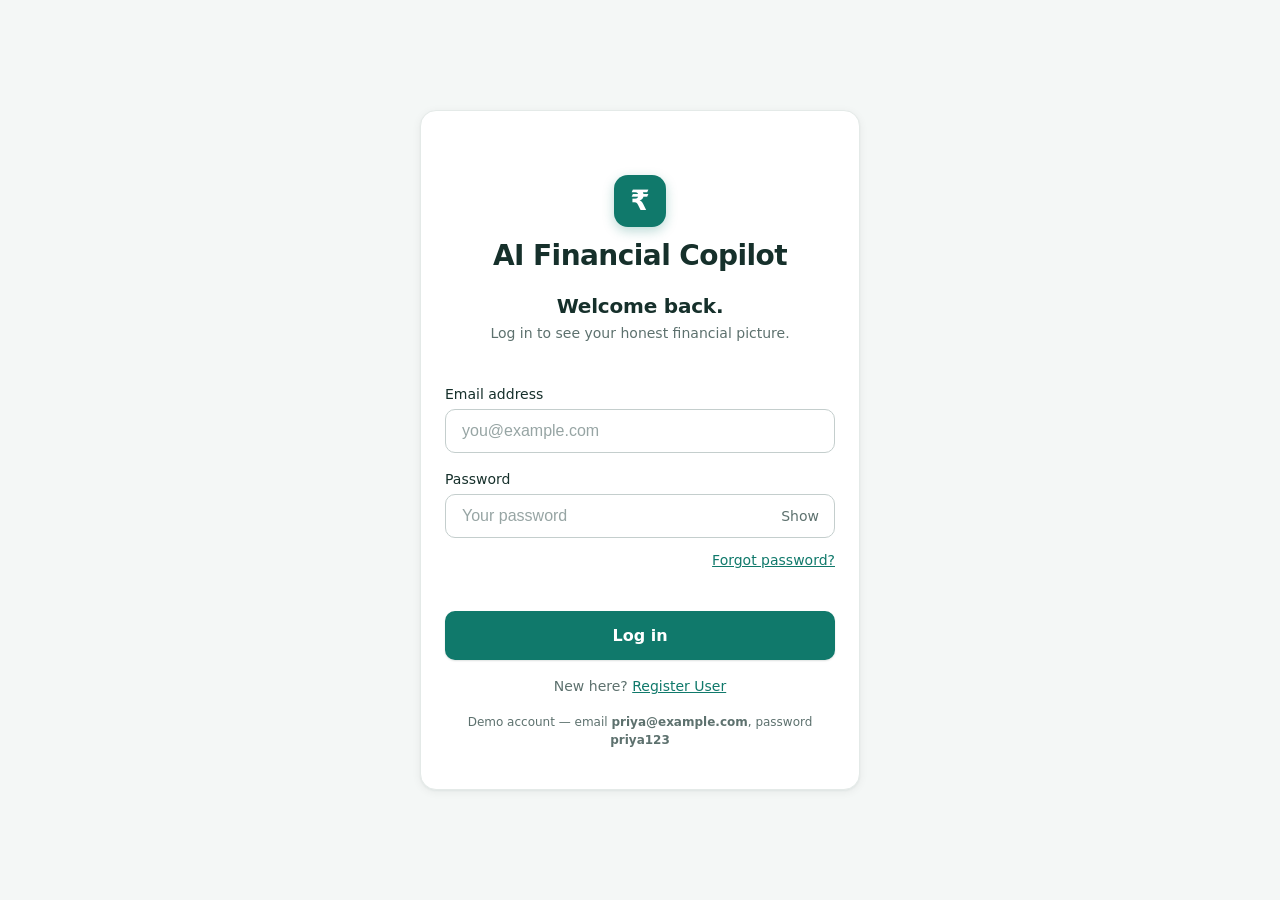
<file: prototypes/01-priyas-first-honest-morning-Prototype/index.html>
<!DOCTYPE html>
<html lang="en">
<head>
  <meta charset="UTF-8">
  <meta name="viewport" content="width=device-width, initial-scale=1.0">
  <title>AI Financial Copilot</title>
  <!-- App entry point: always start at the Login page. -->
  <script>window.location.replace('01.2-login.html');</script>
</head>
<body>
  <noscript><a href="01.2-login.html">Continue to login</a></noscript>
</body>
</html>
</file>
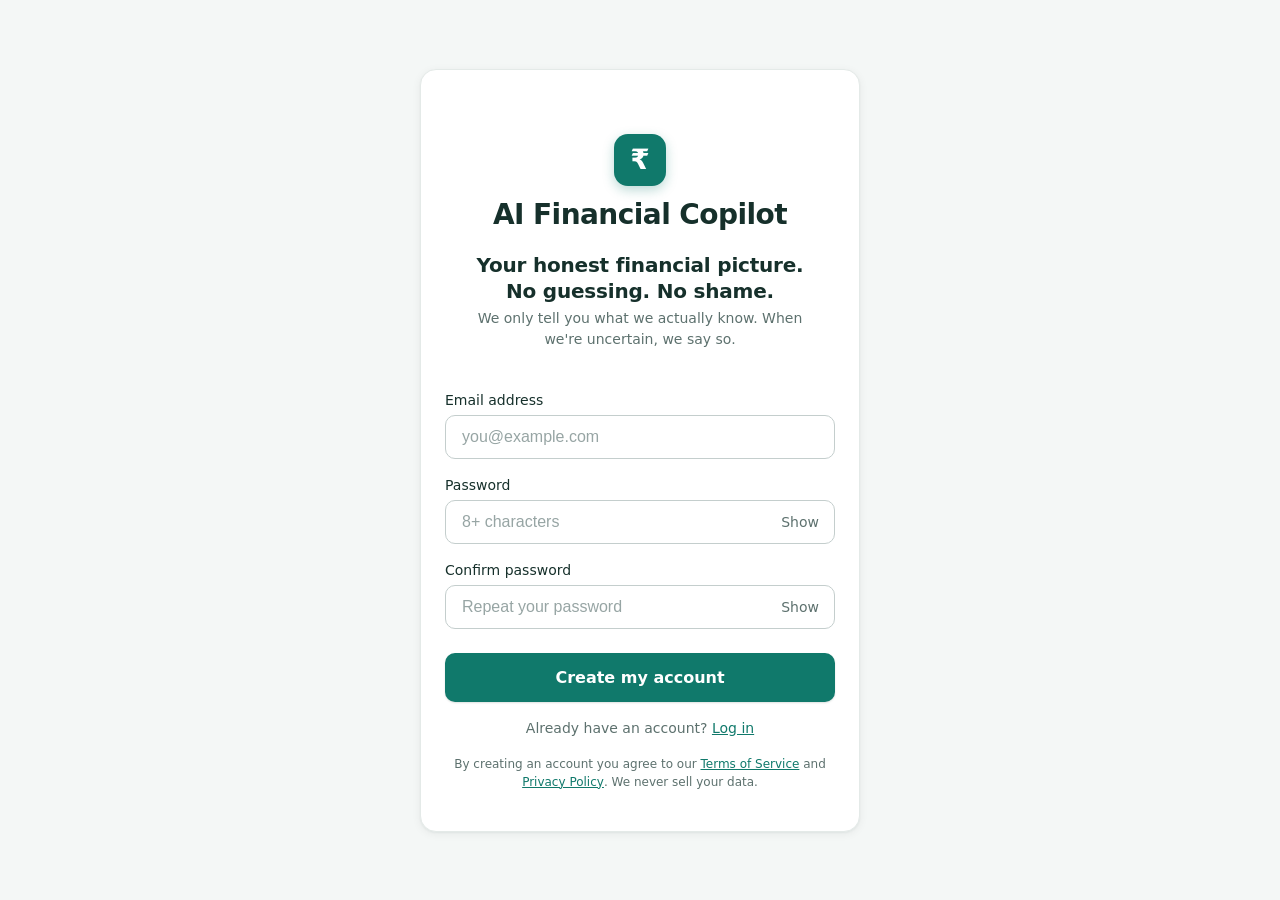
<file: prototypes/01-priyas-first-honest-morning-Prototype/01.1-register.html>
<!DOCTYPE html>
<html lang="en">
<head>
  <meta charset="UTF-8">
  <meta name="viewport" content="width=device-width, initial-scale=1.0">
  <title>01.1 Register — AI Financial Copilot</title>
  <link rel="stylesheet" href="shared/styles.css">
</head>
<body>
  <!-- =====================================================================
       01.1 REGISTER  (Sections 1-6 built)
       ===================================================================== -->
  <main class="page page--auth">
    <div class="auth-card">

      <!-- Section 1: App Header -->
      <header id="register-header" class="register-header">
        <div id="register-header-logo" class="logo-mark" aria-hidden="true">₹</div>
        <h1 id="register-header-app-name" class="app-name">AI Financial Copilot</h1>
      </header>

      <!-- Section 2: Trust Signal -->
      <section id="register-trust" class="register-trust">
        <h2 id="register-trust-headline" class="trust-headline">Your honest financial picture. No guessing. No shame.</h2>
        <p id="register-trust-subline" class="trust-subline">We only tell you what we actually know. When we're uncertain, we say so.</p>
      </section>

      <!-- Section 3: Registration Form  +  Section 4 error slots -->
      <form id="register-form" class="register-form" novalidate>
        <div class="field">
          <label for="register-form-email">Email address</label>
          <div class="input-wrap">
            <input id="register-form-email" name="email" type="email" inputmode="email"
                   autocomplete="email" placeholder="you@example.com"
                   aria-describedby="register-form-email-error">
          </div>
          <span class="error" id="register-form-email-error" role="alert"></span>
        </div>

        <div class="field">
          <label for="register-form-password">Password</label>
          <div class="input-wrap">
            <input id="register-form-password" name="password" type="password"
                   autocomplete="new-password" placeholder="8+ characters"
                   aria-describedby="register-form-password-error">
            <button type="button" class="pw-toggle" data-target="register-form-password"
                    aria-label="Show password">Show</button>
          </div>
          <span class="error" id="register-form-password-error" role="alert"></span>
        </div>

        <div class="field">
          <label for="register-form-confirm-password">Confirm password</label>
          <div class="input-wrap">
            <input id="register-form-confirm-password" name="confirmPassword" type="password"
                   autocomplete="new-password" placeholder="Repeat your password"
                   aria-describedby="register-form-confirm-password-error">
            <button type="button" class="pw-toggle" data-target="register-form-confirm-password"
                    aria-label="Show password">Show</button>
          </div>
          <span class="error" id="register-form-confirm-password-error" role="alert"></span>
        </div>

        <button type="submit" id="register-form-cta" class="btn btn--primary">
          <span class="btn-label">Create my account</span>
          <span class="spinner hidden" aria-hidden="true"></span>
        </button>
      </form>

      <!-- Section 5: Existing-user link -->
      <div id="register-existing-user" class="register-existing-user">
        <span class="text-muted">Already have an account? </span>
        <a href="#" id="register-existing-user-link" class="link">Log in</a>
      </div>

      <!-- Section 5: Legal footnote -->
      <p id="register-legal" class="register-legal">
        <span id="register-legal-text" class="text-muted">
          By creating an account you agree to our
          <a href="#" class="link" data-legal="terms">Terms of Service</a> and
          <a href="#" class="link" data-legal="privacy">Privacy Policy</a>.
          We never sell your data.
        </span>
      </p>

      <!-- Registration success (shown after successful registration; no auto-login) -->
      <section id="register-success" class="register-success hidden" role="status" aria-live="assertive">
        <div class="success-check" aria-hidden="true">✓</div>
        <h2 class="register-success-headline">Registration successful!</h2>
        <p class="text-muted register-success-sub">
          Your account has been created. For your security, please log in to continue.
        </p>
        <a href="01.2-login.html" id="register-return-login" class="btn btn--primary" style="text-decoration:none;">Return to Login</a>
      </section>

    </div>
  </main>

  <!-- Legal modal (Section 5) -->
  <div id="legal-modal" class="modal-overlay hidden" role="dialog" aria-modal="true" aria-labelledby="legal-modal-title">
    <div class="modal">
      <h3 id="legal-modal-title" style="margin-top:0;">Terms</h3>
      <p id="legal-modal-body" class="text-muted" style="font-size:var(--text-sm);"></p>
      <button type="button" class="btn btn--primary" id="legal-modal-close" style="margin-top:var(--space-md);">Got it</button>
    </div>
  </div>

  <!-- Toast (Section 4 network error) -->
  <div id="register-toast" class="toast hidden" role="status"></div>

  <!-- Shared scripts -->
  <script src="shared/auth.js"></script>
  <script>
  /* Page: 01.1 Register — Sections 2-6 logic */
  (function () {
    'use strict';
    console.log('📄 01.1 Register loaded');

    var form = document.getElementById('register-form');
    var cta = document.getElementById('register-form-cta');
    var fields = {
      email: document.getElementById('register-form-email'),
      password: document.getElementById('register-form-password'),
      confirmPassword: document.getElementById('register-form-confirm-password')
    };

    // ---- Validation ----
    var EMAIL_RE = /^[^\s@]+@[^\s@]+\.[^\s@]+$/;

    function setError(name, msg) {
      var input = fields[name];
      var err = document.getElementById(input.id + '-error');
      err.textContent = msg || '';
      input.classList.toggle('has-error', !!msg);
    }
    function clearError(name) { setError(name, ''); }

    function validateField(name) {
      var v = fields[name].value.trim();
      if (name === 'email') {
        if (!v) return setError('email', 'Please enter your email address'), false;
        if (!EMAIL_RE.test(v)) return setError('email', "That doesn't look like a valid email"), false;
      }
      if (name === 'password') {
        if (!v) return setError('password', 'Please create a password'), false;
        if (v.length < 8) return setError('password', 'Password must be at least 8 characters'), false;
      }
      if (name === 'confirmPassword') {
        if (!v) return setError('confirmPassword', 'Please confirm your password'), false;
        if (v !== fields.password.value) return setError('confirmPassword', "Passwords don't match"), false;
      }
      clearError(name);
      return true;
    }

    function validateAll() {
      // validate in order; collect all so every empty field shows its message
      var okE = validateField('email');
      var okP = validateField('password');
      var okC = validateField('confirmPassword');
      return okE && okP && okC;
    }

    // blur validation + clear-on-input
    Object.keys(fields).forEach(function (name) {
      fields[name].addEventListener('blur', function () { validateField(name); });
      fields[name].addEventListener('input', function () { clearError(name); });
    });

    // ---- Password show/hide ----
    Array.prototype.forEach.call(document.querySelectorAll('.pw-toggle'), function (btn) {
      btn.addEventListener('click', function () {
        var input = document.getElementById(btn.getAttribute('data-target'));
        var show = input.type === 'password';
        input.type = show ? 'text' : 'password';
        btn.textContent = show ? 'Hide' : 'Show';
        btn.setAttribute('aria-label', show ? 'Hide password' : 'Show password');
      });
    });

    // ---- Loading state ----
    function setLoading(on) {
      cta.disabled = on;
      cta.querySelector('.btn-label').classList.toggle('hidden', on);
      cta.querySelector('.spinner').classList.toggle('hidden', !on);
      Object.keys(fields).forEach(function (n) { fields[n].disabled = on; });
    }

    // ---- Toast ----
    var toast = document.getElementById('register-toast');
    var toastTimer;
    function showToast(msg) {
      toast.textContent = msg;
      toast.classList.remove('hidden');
      clearTimeout(toastTimer);
      toastTimer = setTimeout(function () { toast.classList.add('hidden'); }, 3500);
    }

    // ---- Registration via mock auth backend (unique email + server-side validation) ----
    form.addEventListener('submit', function (e) {
      e.preventDefault();
      if (!validateAll()) return;                    // client-side validation first
      var email = fields.email.value.trim();
      setLoading(true);
      Auth.register({ email: email, password: fields.password.value }).then(function (res) {
        console.log('✅ Registered:', res.email, '(no auto-login — user must log in)');
        // Show the success state; DO NOT create a session or auto-advance.
        document.getElementById('register-form').classList.add('hidden');
        document.getElementById('register-trust').classList.add('hidden');
        document.getElementById('register-existing-user').classList.add('hidden');
        document.getElementById('register-legal').classList.add('hidden');
        document.getElementById('register-success').classList.remove('hidden');
      }).catch(function (err) {
        setLoading(false);
        if (err.field && fields[err.field]) {
          setError(err.field, err.message);          // e.g. duplicate email
        } else {
          showToast(err.message || 'Something went wrong. Please try again.');
        }
      });
    });

    // ---- Existing-user link → Login page ----
    document.getElementById('register-existing-user-link').addEventListener('click', function (e) {
      e.preventDefault();
      window.location.href = '01.2-login.html';
    });

    // ---- Legal modal (Section 5) ----
    var modal = document.getElementById('legal-modal');
    var modalTitle = document.getElementById('legal-modal-title');
    var modalBody = document.getElementById('legal-modal-body');
    var LEGAL = {
      terms: { title: 'Terms of Service', body: 'Placeholder terms for the prototype. In production this opens the full Terms of Service. We frame everything as information, never financial advice.' },
      privacy: { title: 'Privacy Policy', body: 'Placeholder privacy notice (DPDP-compliant). We collect only what is needed to compute your Safe-to-Spend, we never sell your data, and consent is never pre-ticked.' }
    };
    Array.prototype.forEach.call(document.querySelectorAll('[data-legal]'), function (a) {
      a.addEventListener('click', function (e) {
        e.preventDefault();
        var k = a.getAttribute('data-legal');
        modalTitle.textContent = LEGAL[k].title;
        modalBody.textContent = LEGAL[k].body;
        modal.classList.remove('hidden');
      });
    });
    document.getElementById('legal-modal-close').addEventListener('click', function () { modal.classList.add('hidden'); });
    modal.addEventListener('click', function (e) { if (e.target === modal) modal.classList.add('hidden'); });
  })();
  </script>
</body>
</html>
</file>
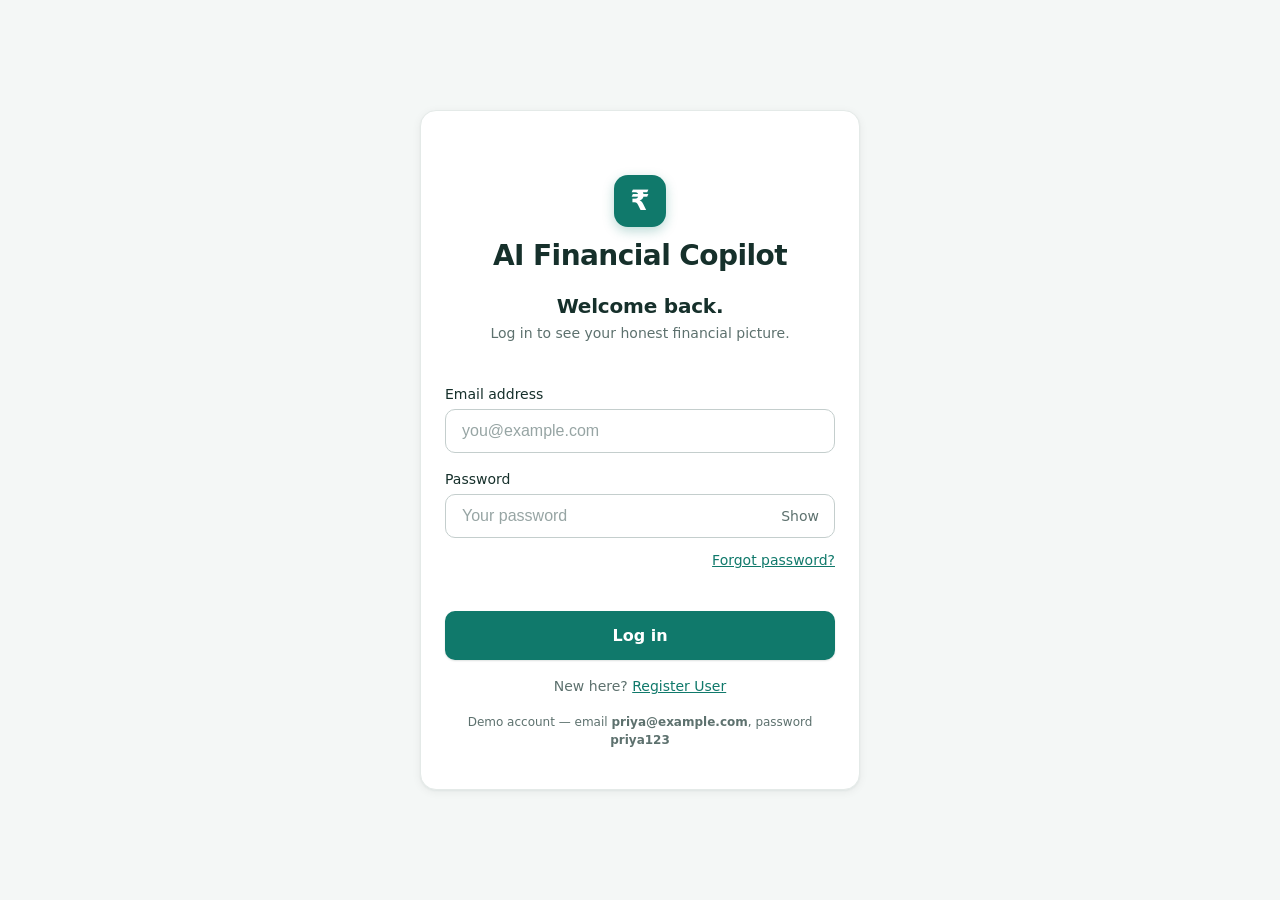
<file: prototypes/01-priyas-first-honest-morning-Prototype/01.2-login.html>
<!DOCTYPE html>
<html lang="en">
<head>
  <meta charset="UTF-8">
  <meta name="viewport" content="width=device-width, initial-scale=1.0">
  <title>Log in — AI Financial Copilot</title>
  <link rel="stylesheet" href="shared/styles.css">
</head>
<body>
  <!-- =====================================================================
       01.2 LOGIN — application landing page (existing-user authentication)
       ===================================================================== -->
  <main class="page page--auth">
    <div class="auth-card">

      <header class="register-header">
        <div class="logo-mark" aria-hidden="true">₹</div>
        <h1 class="app-name">AI Financial Copilot</h1>
      </header>

      <section class="register-trust">
        <h2 class="trust-headline">Welcome back.</h2>
        <p class="trust-subline">Log in to see your honest financial picture.</p>
      </section>

      <!-- Form-level error (invalid credentials / server) -->
      <div id="login-form-error" class="upload-error hidden" role="alert" style="margin-bottom:var(--space-md);"></div>

      <form id="login-form" class="register-form" novalidate>
        <div class="field">
          <label for="login-email">Email address</label>
          <div class="input-wrap">
            <input id="login-email" name="email" type="email" inputmode="email" autocomplete="email"
                   placeholder="you@example.com" aria-describedby="login-email-error">
          </div>
          <span class="error" id="login-email-error" role="alert"></span>
        </div>

        <div class="field">
          <label for="login-password">Password</label>
          <div class="input-wrap">
            <input id="login-password" name="password" type="password" autocomplete="current-password"
                   placeholder="Your password" aria-describedby="login-password-error">
            <button type="button" class="pw-toggle" data-target="login-password" aria-label="Show password">Show</button>
          </div>
          <span class="error" id="login-password-error" role="alert"></span>
        </div>

        <div class="login-row">
          <a href="#" id="login-forgot" class="link">Forgot password?</a>
        </div>

        <button type="submit" id="login-cta" class="btn btn--primary">
          <span class="btn-label">Log in</span>
          <span class="spinner hidden" aria-hidden="true"></span>
        </button>
      </form>

      <!-- Register navigation -->
      <div class="register-existing-user">
        <span class="text-muted">New here? </span>
        <a href="01.1-register.html" id="login-register-link" class="link">Register User</a>
      </div>

      <p class="register-legal">
        <span class="text-muted">Demo account — email <strong>priya@example.com</strong>, password <strong>priya123</strong></span>
      </p>

    </div>
  </main>

  <!-- Forgot-password modal -->
  <div id="forgot-modal" class="modal-overlay hidden" role="dialog" aria-modal="true" aria-labelledby="forgot-title">
    <div class="modal">
      <h3 id="forgot-title" style="margin:0 0 var(--space-xs);">Reset your password</h3>
      <p class="text-muted" style="font-size:var(--text-sm); margin:0 0 var(--space-md);">
        In production we'd email you a secure reset link. For this demo, set a new password directly.
      </p>
      <form id="forgot-form" novalidate>
        <div class="field">
          <label for="forgot-email">Account email</label>
          <input id="forgot-email" type="email" inputmode="email" placeholder="you@example.com">
          <span class="error" id="forgot-email-error" role="alert"></span>
        </div>
        <div class="field" style="margin-top:var(--space-md);">
          <label for="forgot-password">New password</label>
          <input id="forgot-password" type="password" placeholder="8+ characters">
          <span class="error" id="forgot-password-error" role="alert"></span>
        </div>
        <div class="field" style="margin-top:var(--space-md);">
          <label for="forgot-confirm">Confirm new password</label>
          <input id="forgot-confirm" type="password" placeholder="Repeat new password">
          <span class="error" id="forgot-confirm-error" role="alert"></span>
        </div>
        <div style="display:flex; gap:var(--space-sm); margin-top:var(--space-lg);">
          <button type="button" class="btn btn--secondary" id="forgot-cancel" style="flex:1;">Cancel</button>
          <button type="submit" class="btn btn--primary" id="forgot-save" style="flex:1;">Update password</button>
        </div>
      </form>
    </div>
  </div>

  <div id="login-toast" class="toast hidden" role="status"></div>

  <script src="shared/auth.js"></script>
  <script>
  (function () {
    'use strict';
    console.log('📄 01.2 Login (landing) loaded');

    // Already authenticated? Skip login, maintain session.
    if (Auth.redirectIfAuthed()) return;

    var form = document.getElementById('login-form');
    var email = document.getElementById('login-email');
    var password = document.getElementById('login-password');
    var cta = document.getElementById('login-cta');
    var formError = document.getElementById('login-form-error');
    var toast = document.getElementById('login-toast');
    var toastTimer;

    function showToast(m) { toast.textContent = m; toast.classList.remove('hidden'); clearTimeout(toastTimer); toastTimer = setTimeout(function () { toast.classList.add('hidden'); }, 3500); }
    function setFieldErr(id, msg) { document.getElementById(id + '-error').textContent = msg || ''; document.getElementById(id).classList.toggle('has-error', !!msg); }
    function showFormError(msg) { formError.textContent = msg; formError.classList.remove('hidden'); }
    function clearFormError() { formError.classList.add('hidden'); formError.textContent = ''; }

    // password show/hide
    Array.prototype.forEach.call(document.querySelectorAll('.pw-toggle'), function (btn) {
      btn.addEventListener('click', function () {
        var i = document.getElementById(btn.getAttribute('data-target'));
        var show = i.type === 'password'; i.type = show ? 'text' : 'password';
        btn.textContent = show ? 'Hide' : 'Show';
      });
    });

    // client-side validation
    function validate() {
      var ok = true;
      var e = email.value.trim(), p = password.value;
      if (!e) { setFieldErr('login-email', 'Please enter your email'); ok = false; }
      else if (!Auth.EMAIL_RE.test(e)) { setFieldErr('login-email', "That doesn't look like a valid email"); ok = false; }
      else setFieldErr('login-email', '');
      if (!p) { setFieldErr('login-password', 'Please enter your password'); ok = false; } else setFieldErr('login-password', '');
      return ok;
    }
    [email, password].forEach(function (f) { f.addEventListener('input', function () { setFieldErr(f.id, ''); clearFormError(); }); });

    function setLoading(on) {
      cta.disabled = on;
      cta.querySelector('.btn-label').classList.toggle('hidden', on);
      cta.querySelector('.spinner').classList.toggle('hidden', !on);
    }

    form.addEventListener('submit', function (e) {
      e.preventDefault(); clearFormError();
      if (!validate()) return;
      setLoading(true);
      Auth.login({ email: email.value, password: password.value }).then(function (user) {
        console.log('🔐 Logged in as', user.email);
        window.location.replace(Auth.HOME_PAGE);   // → Statement Upload
      }).catch(function (err) {
        setLoading(false);
        showFormError(err.message || 'Login failed. Please try again.');
      });
    });

    // ---- Forgot password modal ----
    var modal = document.getElementById('forgot-modal');
    var fForm = document.getElementById('forgot-form');
    var fEmail = document.getElementById('forgot-email');
    var fPw = document.getElementById('forgot-password');
    var fConfirm = document.getElementById('forgot-confirm');

    document.getElementById('login-forgot').addEventListener('click', function (e) {
      e.preventDefault(); fForm.reset();
      ['email', 'password', 'confirm'].forEach(function (k) { document.getElementById('forgot-' + k + '-error').textContent = ''; });
      fEmail.value = email.value.trim();
      modal.classList.remove('hidden'); setTimeout(function () { fEmail.focus(); }, 30);
    });
    document.getElementById('forgot-cancel').addEventListener('click', function () { modal.classList.add('hidden'); });
    modal.addEventListener('click', function (e) { if (e.target === modal) modal.classList.add('hidden'); });

    fForm.addEventListener('submit', function (e) {
      e.preventDefault();
      var ok = true;
      ['email', 'password', 'confirm'].forEach(function (k) { document.getElementById('forgot-' + k + '-error').textContent = ''; });
      if (!fEmail.value.trim()) { document.getElementById('forgot-email-error').textContent = 'Enter your account email'; ok = false; }
      if (fPw.value.length < 8) { document.getElementById('forgot-password-error').textContent = 'At least 8 characters'; ok = false; }
      if (fConfirm.value !== fPw.value) { document.getElementById('forgot-confirm-error').textContent = "Passwords don't match"; ok = false; }
      if (!ok) return;
      Auth.resetPassword({ email: fEmail.value, newPassword: fPw.value }).then(function () {
        modal.classList.add('hidden');
        showToast('Password updated — please log in with your new password.');
        email.value = fEmail.value.trim(); password.value = '';
      }).catch(function (err) {
        var f = err.field === 'newPassword' ? 'password' : (err.field || 'email');
        document.getElementById('forgot-' + f + '-error').textContent = err.message;
      });
    });

    // verification hooks
    window.__login = function (e, p) { email.value = e; password.value = p; form.dispatchEvent(new Event('submit')); };
  })();
  </script>
</body>
</html>
</file>
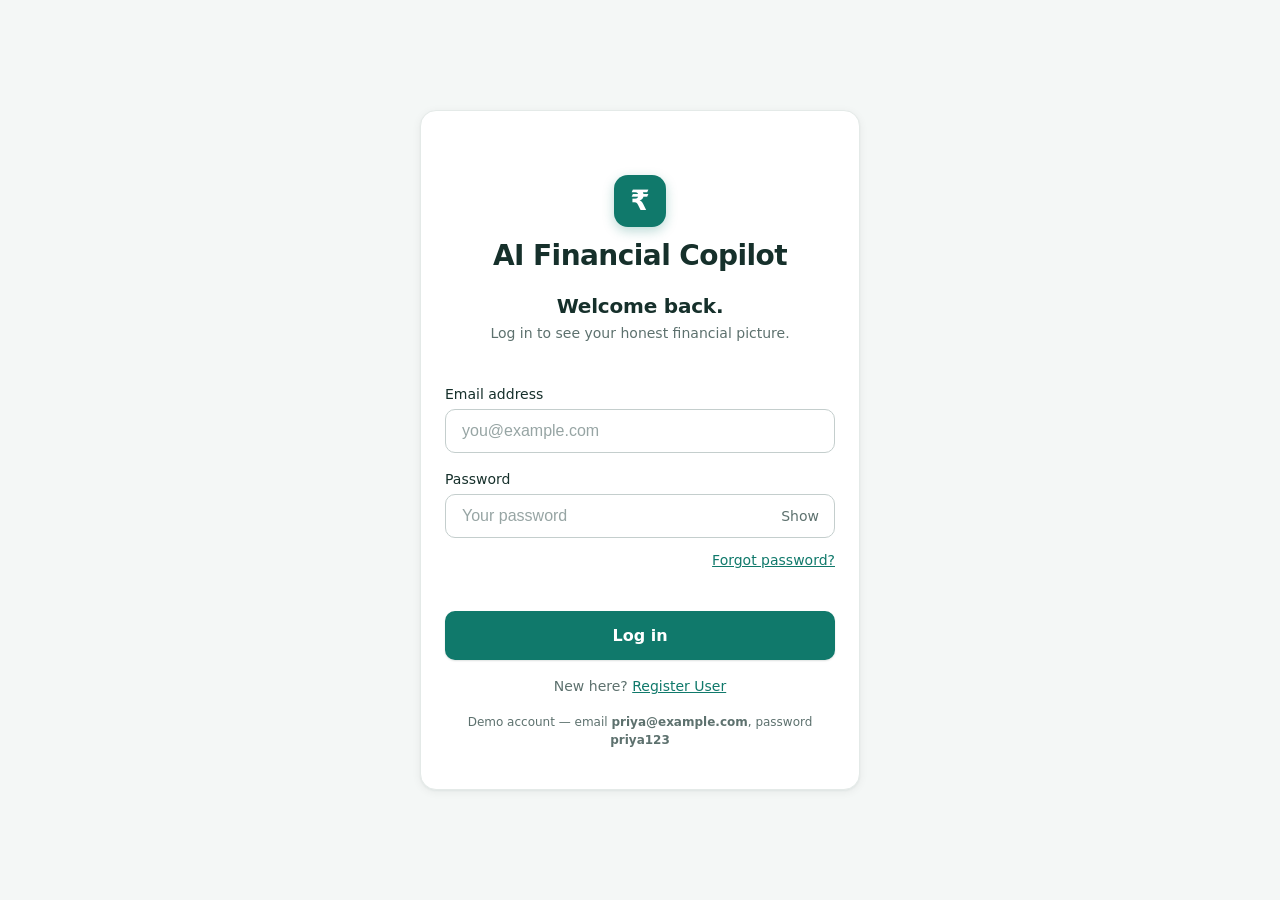
<file: prototypes/01-priyas-first-honest-morning-Prototype/01.3-statement-upload.html>
<!DOCTYPE html>
<html lang="en">
<head>
  <meta charset="UTF-8">
  <meta name="viewport" content="width=device-width, initial-scale=1.0">
  <title>01.3 Upload your statement — AI Financial Copilot</title>
  <link rel="stylesheet" href="shared/styles.css">
  <!-- Route guard: block unauthenticated / direct-URL access before render -->
  <script>
  (function () {
    function ok() { try { var s = JSON.parse(sessionStorage.getItem('afc_session') || 'null'); return !!(s && s.email && (!s.exp || Date.now() < s.exp)); } catch (e) { return false; } }
    if (!ok()) location.replace('01.2-login.html');
    window.addEventListener('pageshow', function () { if (!ok()) location.replace('01.2-login.html'); });
  })();
  </script>
</head>
<body>
  <main class="page--flow">

    <!-- Section: Header (brand + logout) -->
    <div id="upload-header" class="flow-topbar">
      <span id="upload-header-step" class="step-indicator">Step 1 of 3</span>
      <button id="upload-logout" class="logout-btn" onclick="Auth.logout()">
        <span class="ico" aria-hidden="true">⏻</span> Log out
      </button>
    </div>

    <!-- Section: Instruction Block -->
    <div id="upload-instructions">
      <h1 id="upload-instructions-headline" class="flow-headline">Upload your bank statement</h1>
      <p id="upload-instructions-subline" class="flow-subline">
        We'll read your transactions to build your Safe-to-Spend number. Your file never leaves your device unencrypted.
      </p>
    </div>

    <!-- Section: Upload Zone (default) -->
    <div id="upload-zone" class="upload-zone" role="button" tabindex="0"
         aria-label="Upload a PDF or CSV bank statement">
      <div class="cloud" aria-hidden="true">☁︎</div>
      <p id="upload-zone-default" class="zone-label">Tap to choose a PDF or CSV — or drop it here</p>
    </div>
    <p id="upload-zone-hint" class="upload-zone-hint">PDF or CSV · Max 10 MB · We support most Indian banks</p>
    <div id="upload-error" class="upload-error hidden" role="alert"></div>
    <a href="#" id="upload-sample" class="link upload-sample">Use a sample statement (demo)</a>
    <input type="file" id="upload-file-input" accept=".pdf,.csv,application/pdf,text/csv" class="hidden">

    <!-- Section: Parsing Progress (hidden until file selected) -->
    <div id="upload-progress" class="progress-card hidden">
      <span id="upload-progress-filename" class="file-chip"><span aria-hidden="true">📄</span> <span class="fname">statement.pdf</span></span>
      <ul id="upload-progress-steps" class="step-list" aria-live="polite">
        <li id="upload-progress-steps-read" class="step-row" data-step="read">
          <span class="step-icon"></span> Reading your PDF <span class="step-count"></span>
        </li>
        <li id="upload-progress-steps-identify" class="step-row" data-step="identify">
          <span class="step-icon"></span> Identifying transactions <span class="step-count"></span>
        </li>
        <li id="upload-progress-steps-rules" class="step-row" data-step="rules">
          <span class="step-icon"></span> Categorising with our rules <span class="step-count"></span>
        </li>
        <li id="upload-progress-steps-ai" class="step-row" data-step="ai">
          <span class="step-icon"></span> AI assist for ambiguous ones <span class="step-count"></span>
        </li>
      </ul>
      <div id="upload-progress-summary" class="parse-summary hidden" aria-live="assertive">
        <h2 id="upload-progress-summary-headline">Parsed 0 transactions</h2>
        <p id="upload-progress-summary-detail"></p>
      </div>
    </div>

    <!-- Section: Primary CTA -->
    <div id="upload-cta" style="margin-top:var(--space-lg);">
      <button id="upload-cta-review" class="btn btn--primary" aria-disabled="true" disabled
              onclick="goTo('01.5-dashboard.html')">Go to my Dashboard →</button>
    </div>

  </main>

  <!-- Toast -->
  <div id="upload-toast" class="toast hidden" role="status"></div>

  <script src="shared/auth.js"></script>
  <script src="shared/format.js"></script>
  <script src="shared/data.js"></script>
  <script src="shared/nav.js"></script>
  <script>
  (function () {
    'use strict';
    Auth.requireAuth();               // enforce auth (belt-and-braces with the head guard)
    console.log('📄 01.3 Statement Upload loaded');

    var zone = document.getElementById('upload-zone');
    var hint = document.getElementById('upload-zone-hint');
    var sample = document.getElementById('upload-sample');
    var fileInput = document.getElementById('upload-file-input');
    var progress = document.getElementById('upload-progress');
    var summary = document.getElementById('upload-progress-summary');
    var cta = document.getElementById('upload-cta-review');
    var toast = document.getElementById('upload-toast');
    var toastTimer;

    function showToast(msg) {
      toast.textContent = msg; toast.classList.remove('hidden');
      clearTimeout(toastTimer); toastTimer = setTimeout(function () { toast.classList.add('hidden'); }, 3500);
    }

    // Drop zone interactions
    zone.addEventListener('click', function () { fileInput.click(); });
    zone.addEventListener('keydown', function (e) {
      if (e.key === 'Enter' || e.key === ' ') { e.preventDefault(); fileInput.click(); }
    });
    var DEFAULT_LABEL = 'Tap to choose a PDF or CSV — or drop it here';
    zone.addEventListener('dragover', function (e) { e.preventDefault(); zone.classList.add('is-hover'); zone.querySelector('.zone-label').textContent = 'Drop it here!'; });
    zone.addEventListener('dragleave', function () { zone.classList.remove('is-hover'); zone.querySelector('.zone-label').textContent = DEFAULT_LABEL; });
    zone.addEventListener('drop', function (e) {
      e.preventDefault(); zone.classList.remove('is-hover'); zone.querySelector('.zone-label').textContent = DEFAULT_LABEL;
      handleFile(e.dataTransfer.files[0]);
    });
    fileInput.addEventListener('change', function () { handleFile(fileInput.files[0]); });
    sample.addEventListener('click', function (e) { e.preventDefault(); clearError(); startParse(null); });

    // ---- Error region ----
    var errorEl = document.getElementById('upload-error');
    function showError(msg) { errorEl.textContent = msg; errorEl.classList.remove('hidden'); }
    function clearError() { errorEl.classList.add('hidden'); errorEl.textContent = ''; }

    // ---- File validation (PDF / CSV only) ----
    var ALLOWED_EXT = ['pdf', 'csv'];
    var ALLOWED_MIME = ['application/pdf', 'text/csv', 'application/csv', 'application/vnd.ms-excel', 'text/plain', ''];
    var MAX_SIZE = 10 * 1024 * 1024; // 10 MB

    function extOf(name) { var p = (name || '').toLowerCase().split('.'); return p.length > 1 ? p.pop() : ''; }

    // Client-side validation: extension, MIME, empty, size, then content sniff (corruption / real format).
    function validateFile(f) {
      return new Promise(function (resolve, reject) {
        if (!f) return reject({ message: 'No file selected. Please choose a statement to upload.' });
        var ext = extOf(f.name);
        if (ALLOWED_EXT.indexOf(ext) === -1) {
          return reject({ message: 'Unsupported file type “.' + (ext || '?') + '”. Please upload a PDF (.pdf) or CSV (.csv) statement.' });
        }
        if (f.type && ALLOWED_MIME.indexOf(f.type) === -1) {
          return reject({ message: 'This file doesn’t look like a genuine ' + ext.toUpperCase() + ' (its type is “' + f.type + '”). Please upload a real PDF or CSV.' });
        }
        if (f.size === 0) return reject({ message: 'That file is empty. Please upload a statement that contains transactions.' });
        if (f.size > MAX_SIZE) return reject({ message: 'That file is too large (max 10 MB). Try exporting a single month.' });

        var reader = new FileReader();
        reader.onerror = function () { reject({ message: 'We couldn’t read that file — it may be corrupted. Try re-downloading it.' }); };
        reader.onload = function () {
          var buf = new Uint8Array(reader.result || []);
          if (!buf.length) return reject({ message: 'That file is empty. Please upload a statement that contains transactions.' });
          if (ext === 'pdf') {
            var sig = String.fromCharCode(buf[0], buf[1], buf[2], buf[3], buf[4]);
            if (sig !== '%PDF-') return reject({ message: 'This PDF appears to be corrupted or isn’t a real PDF. Try re-downloading your statement.' });
          } else { // csv
            var nulls = 0, limit = Math.min(buf.length, 1024), text = '';
            for (var i = 0; i < limit; i++) { if (buf[i] === 0) nulls++; text += String.fromCharCode(buf[i]); }
            if (nulls > 0) return reject({ message: 'This CSV appears to be corrupted or isn’t plain text. Please export a fresh CSV from your bank.' });
            if (text.indexOf(',') === -1 && text.indexOf('\n') === -1) return reject({ message: 'We couldn’t find any columns in this CSV. Please upload a bank statement export.' });
          }
          resolve(f);
        };
        reader.readAsArrayBuffer(f.slice(0, 4096)); // sniff first 4 KB
      });
    }

    // Simulated server-side validation (a real backend re-checks type + parses).
    function serverValidate(f) {
      return new Promise(function (resolve, reject) {
        setTimeout(function () {
          var n = (f.name || '').toLowerCase();
          if (n.indexOf('unsupported') > -1) return reject({ message: 'We don’t recognise this statement format yet. Supported: most Indian bank PDF/CSV exports.' });
          if (n.indexOf('servererror') > -1) return reject({ message: 'Our server had a problem processing your file. Please try again in a moment.' });
          if (n.indexOf('network') > -1) return reject({ message: 'Network error — we couldn’t reach the server. Check your connection and try again.' });
          resolve(f);
        }, 550);
      });
    }

    function handleFile(f) {
      clearError();
      validateFile(f)
        .then(function (valid) { return serverValidate(valid); })
        .then(function (valid) { startParse(valid); })
        .catch(function (err) { showError(err.message || 'Upload failed. Please try again.'); });
    }

    var STEPS = ['read', 'identify', 'rules', 'ai'];

    async function startParse(file) {
      // Simulated parsing failure (valid file that we can't extract transactions from)
      if (file && /parsefail/i.test(file.name)) {
        showError('We couldn’t parse this statement. The file opened but we couldn’t extract any transactions — it may be an unusual or scanned format.');
        return;
      }
      clearError();
      var demo = await loadDemoData().catch(function () { return null; });
      var s = (demo && demo.statement) || { filename: 'statement.pdf', transactions_total: 24, parsed_by_rules: 18, parsed_by_ai: 3, transactions_need_review: 3 };

      // Transform zone -> progress view (in place)
      zone.classList.add('hidden'); hint.classList.add('hidden'); sample.classList.add('hidden');
      progress.classList.remove('hidden');
      progress.querySelector('.fname').textContent = (file && file.name) || s.filename;

      var counts = {
        identify: s.transactions_total + ' transactions found',
        rules: s.parsed_by_rules + ' categorised by rules',
        ai: s.parsed_by_ai + ' categorised by AI'
      };

      // Advance steps sequentially (real-feel, not theatrical: each ~600ms)
      for (var i = 0; i < STEPS.length; i++) {
        await runStep(STEPS[i], counts[STEPS[i]] || '');
      }

      // Summary
      document.getElementById('upload-progress-summary-headline').textContent = 'Parsed ' + s.transactions_total + ' transactions';
      document.getElementById('upload-progress-summary-detail').innerHTML =
        s.parsed_by_rules + ' by rules · ' + s.parsed_by_ai + ' by AI · <strong>' + s.transactions_need_review + ' need your help</strong>';
      summary.classList.remove('hidden');

      // Enable CTA
      cta.disabled = false; cta.setAttribute('aria-disabled', 'false');
      console.log('✅ Parse complete:', s.transactions_total, 'transactions');
    }

    function runStep(step, countText) {
      return new Promise(function (resolve) {
        var row = document.querySelector('[data-step="' + step + '"]');
        row.classList.add('is-active');
        setTimeout(function () {
          row.classList.remove('is-active'); row.classList.add('is-done');
          row.querySelector('.step-icon').textContent = '✓';
          if (countText) row.querySelector('.step-count').textContent = countText;
          resolve();
        }, 600);
      });
    }

    // expose for verification
    window.__startParse = startParse;
    window.__handleFile = handleFile;
    window.__uploadError = function () { return errorEl.classList.contains('hidden') ? '' : errorEl.textContent; };
  })();
  </script>
</body>
</html>
</file>
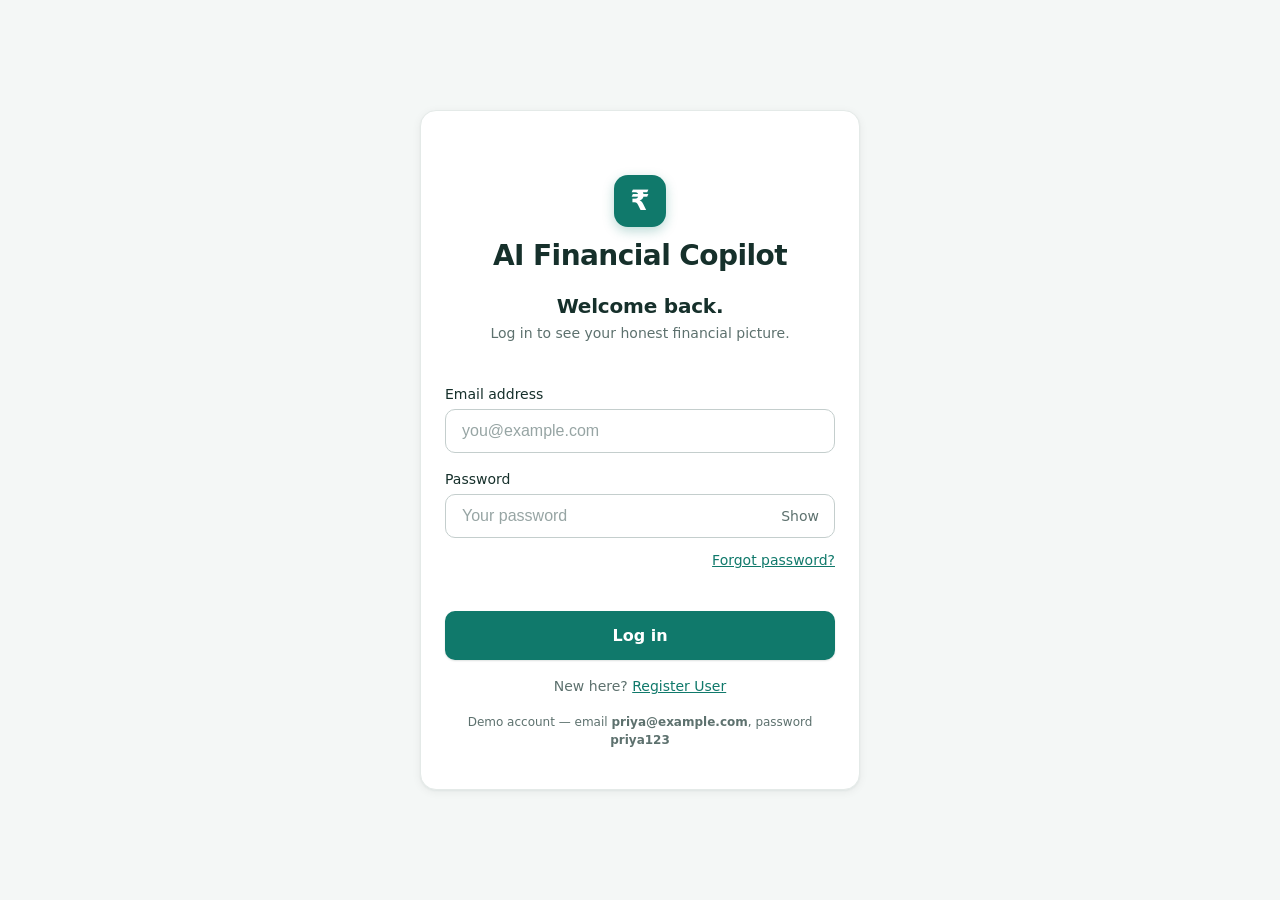
<file: prototypes/01-priyas-first-honest-morning-Prototype/01.4-transactions-table.html>
<!DOCTYPE html>
<html lang="en">
<head>
  <meta charset="UTF-8">
  <meta name="viewport" content="width=device-width, initial-scale=1.0">
  <title>01.4 Your transactions — AI Financial Copilot</title>
  <link rel="stylesheet" href="shared/styles.css">
  <script>
  (function () {
    function ok() { try { var s = JSON.parse(sessionStorage.getItem('afc_session') || 'null'); return !!(s && s.email && (!s.exp || Date.now() < s.exp)); } catch (e) { return false; } }
    if (!ok()) location.replace('01.2-login.html');
    window.addEventListener('pageshow', function () { if (!ok()) location.replace('01.2-login.html'); });
  })();
  </script>
</head>
<body>
  <!-- Persistent left navigation -->
  <nav class="side-nav" id="side-nav-slot" aria-label="Primary"></nav>

  <main class="page--flow has-sidenav">
    <!-- Section: Page Header -->
    <div id="txn-header">
      <div class="txn-header-row">
        <h1 id="txn-header-headline" class="flow-headline">Your transactions</h1>
        <button id="txn-dashboard-cta" class="pill-btn" onclick="goTo('01.5-dashboard.html')">
          See my Dashboard <span class="arrow" aria-hidden="true">→</span>
        </button>
      </div>
      <div id="txn-header-needs-review" class="banner" role="status">
        <span class="dot" aria-hidden="true"></span>
        <span><strong id="txn-needs-count">3</strong> transactions need your help — we weren't sure how to categorise them</span>
      </div>
    </div>

    <!-- Section: Filter Chips -->
    <div id="txn-filters">
      <div id="txn-filters-chips" class="chip-group chip--wrap" role="tablist" aria-label="Filter transactions"></div>
    </div>

    <!-- Section: Transaction List -->
    <ul id="txn-list" class="txn-list" role="list"></ul>
  </main>

  <div id="txn-toast" class="toast hidden" role="status"></div>

  <script src="shared/format.js"></script>
  <script src="shared/data.js"></script>
  <script src="shared/auth.js"></script>
  <script src="shared/nav.js"></script>
  <script>
  (function () {
    'use strict';
    console.log('📄 01.4 Transactions Table loaded');
    renderSideNav('transactions');

    var ICONS = {
      'Income': '💰', 'Food & Dining': '🍽️', 'EMIs': '🏦', 'Bills & Utilities': '💡',
      'Transport': '🚌', 'Subscriptions': '🔁', 'Shopping': '🛍️', 'Entertainment': '🎬',
      'Other': '•', 'Uncategorized': '❓'
    };
    var ALL_CATEGORIES = ['Food & Dining','Transport','Bills & Utilities','Subscriptions','Shopping','Entertainment','EMIs','Income','Other'];

    var txns = [];
    var activeFilter = 'All';
    var listEl = document.getElementById('txn-list');
    var chipsEl = document.getElementById('txn-filters-chips');
    var banner = document.getElementById('txn-header-needs-review');
    var toast = document.getElementById('txn-toast');
    var openRowId = null;
    var toastTimer;

    function showToast(msg) {
      toast.textContent = msg; toast.classList.remove('hidden');
      clearTimeout(toastTimer); toastTimer = setTimeout(function () { toast.classList.add('hidden'); }, 3000);
    }

    function needsReviewCount() { return txns.filter(function (t) { return t.confidence === 'needs_review'; }).length; }

    function distinctCategories() {
      var seen = {}; var out = [];
      txns.forEach(function (t) { var c = displayCategory(t); if (!seen[c] && c !== 'Uncategorized') { seen[c] = 1; out.push(c); } });
      return out;
    }
    function displayCategory(t) { return t.confidence === 'needs_review' ? 'Uncategorized' : t.category; }

    function badgeFor(t) {
      if (t.confidence === 'needs_review') return { cls: 'txn-badge--review', txt: '?', aria: 'Needs review' };
      if (t.confidence === 'ai') return { cls: 'txn-badge--ai', txt: 'AI', aria: 'AI-categorised' };
      return { cls: 'txn-badge--none', txt: '', aria: '' };
    }

    function renderChips() {
      var chips = ['All'];
      var nr = needsReviewCount();
      if (nr > 0) chips.push('Needs review (' + nr + ')');
      distinctCategories().forEach(function (c) { chips.push(c); });
      chipsEl.innerHTML = chips.map(function (c) {
        var key = c.indexOf('Needs review') === 0 ? 'Needs review' : c;
        var active = (activeFilter === key) ? ' is-active' : '';
        return '<button class="chip' + active + '" role="tab" data-filter="' + key + '">' + c + '</button>';
      }).join('');
      Array.prototype.forEach.call(chipsEl.querySelectorAll('.chip'), function (btn) {
        btn.addEventListener('click', function () { activeFilter = btn.getAttribute('data-filter'); openRowId = null; render(); });
      });
    }

    function visibleTxns() {
      if (activeFilter === 'All') return txns;
      if (activeFilter === 'Needs review') return txns.filter(function (t) { return t.confidence === 'needs_review'; });
      return txns.filter(function (t) { return displayCategory(t) === activeFilter; });
    }

    function render() {
      renderChips();
      banner.style.display = needsReviewCount() > 0 ? '' : 'none';
      document.getElementById('txn-needs-count').textContent = needsReviewCount();

      var rows = visibleTxns();
      listEl.innerHTML = '';
      rows.forEach(function (t) {
        var cat = displayCategory(t);
        var b = badgeFor(t);
        var li = document.createElement('li');
        li.setAttribute('role', 'listitem');

        var row = document.createElement('button');
        row.className = 'txn-row';
        row.id = 'txn-list-row-' + t.id;
        row.setAttribute('aria-expanded', openRowId === t.id ? 'true' : 'false');
        var credit = t.type === 'credit';
        row.innerHTML =
          '<span class="txn-icon" aria-hidden="true">' + (ICONS[cat] || '•') + '</span>' +
          '<span class="txn-meta">' +
            '<span class="txn-merchant">' + t.merchant + '</span>' +
            '<span class="txn-cat-date">' + cat + ' · ' + formatDate(t.date, 'short') + '</span>' +
          '</span>' +
          '<span class="txn-amount ' + (credit ? 'is-credit' : '') + '">' + (credit ? '+' : '') + formatINR(Math.abs(t.amount)) + '</span>' +
          '<span class="txn-badge ' + b.cls + '" ' + (b.aria ? 'aria-label="' + b.aria + '"' : 'aria-hidden="true"') + '>' + b.txt + '</span>';
        row.addEventListener('click', function () { toggleRow(t.id); });
        li.appendChild(row);

        if (openRowId === t.id) li.appendChild(buildTeachMe(t));
        listEl.appendChild(li);
      });
    }

    function toggleRow(id) { openRowId = (openRowId === id) ? null : id; render(); }

    function buildTeachMe(t) {
      var panel = document.createElement('div');
      panel.className = 'teach-me';
      panel.id = 'txn-teach-me';
      var current = t.confidence === 'needs_review' ? (t.guess || '') : t.category;
      var chipsHtml = ALL_CATEGORIES.map(function (c) {
        return '<button class="chip' + (c === current ? ' is-active' : '') + '" data-cat="' + c + '" aria-pressed="' + (c === current) + '">' + c + '</button>';
      }).join('');
      panel.innerHTML =
        '<p class="teach-me-label" id="txn-teach-me-label">What\'s this actually for?</p>' +
        '<div class="chip-group chip--wrap" id="txn-teach-me-category-selector">' + chipsHtml + '</div>' +
        '<div class="toggle-row" id="txn-teach-me-reapply">' +
          '<span>Apply this to all "' + t.merchant + '" transactions?</span>' +
          '<label class="switch"><input type="checkbox" id="reapply-toggle" checked><span class="track"></span></label>' +
        '</div>' +
        '<button class="btn btn--secondary" id="txn-teach-me-save">Got it — save this</button>';

      var selected = current;
      Array.prototype.forEach.call(panel.querySelectorAll('[data-cat]'), function (chip) {
        chip.addEventListener('click', function () {
          selected = chip.getAttribute('data-cat');
          Array.prototype.forEach.call(panel.querySelectorAll('[data-cat]'), function (c) {
            var on = c === chip; c.classList.toggle('is-active', on); c.setAttribute('aria-pressed', on);
          });
        });
      });
      panel.querySelector('#txn-teach-me-save').addEventListener('click', function () {
        if (!selected) return showToast('Pick a category first');
        var reapply = panel.querySelector('#reapply-toggle').checked;
        saveCorrection(t, selected, reapply);
      });
      return panel;
    }

    function saveCorrection(t, category, reapply) {
      // Apply to this transaction
      t.category = category; t.confidence = 'confident'; delete t.guess;
      var updated = 1;
      if (reapply) {
        txns.forEach(function (o) {
          if (o.id !== t.id && o.merchant === t.merchant) { o.category = category; o.confidence = 'confident'; delete o.guess; updated++; }
        });
      }
      openRowId = null;
      render();
      // flash the corrected row
      var row = document.getElementById('txn-list-row-' + t.id);
      if (row) { row.classList.add('flash'); }
      showToast('Saved — updated ' + updated + (updated === 1 ? ' transaction' : ' transactions'));
      console.log('✏️ Correction saved:', t.merchant, '->', category, '(reapply:', reapply + ', updated:', updated + ')');
    }

    // Load and render
    loadDemoData().then(function (demo) {
      txns = JSON.parse(JSON.stringify(demo.transactions)); // clone so corrections are local
      render();
    }).catch(function () {
      listEl.innerHTML = '<li class="text-muted">Could not load transactions (serve over http).</li>';
    });

    // expose for verification
    window.__txnState = function () { return { needsReview: needsReviewCount(), visible: visibleTxns().length, total: txns.length, activeFilter: activeFilter }; };
    window.__openRow = function (id) { toggleRow(id); };
  })();
  </script>
</body>
</html>
</file>
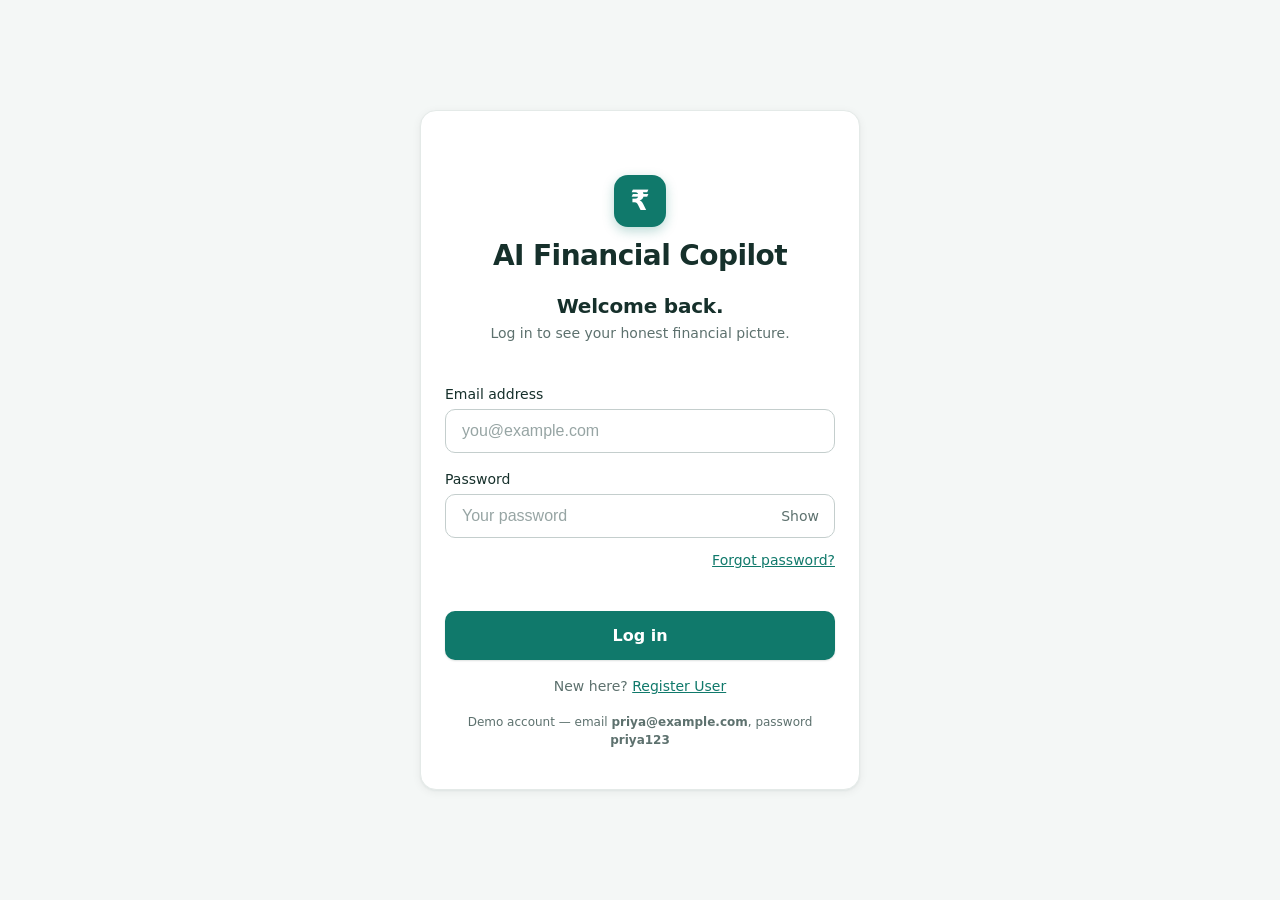
<file: prototypes/01-priyas-first-honest-morning-Prototype/01.5-dashboard.html>
<!DOCTYPE html>
<html lang="en">
<head>
  <meta charset="UTF-8">
  <meta name="viewport" content="width=device-width, initial-scale=1.0">
  <title>01.5 Dashboard — AI Financial Copilot</title>
  <link rel="stylesheet" href="shared/styles.css">
  <script>
  (function () {
    function ok() { try { var s = JSON.parse(sessionStorage.getItem('afc_session') || 'null'); return !!(s && s.email && (!s.exp || Date.now() < s.exp)); } catch (e) { return false; } }
    if (!ok()) location.replace('01.2-login.html');
    window.addEventListener('pageshow', function () { if (!ok()) location.replace('01.2-login.html'); });
  })();
  </script>
</head>
<body>
  <!-- Section: Left Side Navigation -->
  <nav class="side-nav" id="side-nav-slot" aria-label="Primary"></nav>

  <main class="dash dash--sidenav">

    <!-- Section: Top Nav Bar -->
    <div id="dashboard-topnav" class="dash-topnav">
      <span id="dashboard-topnav-greeting" class="dash-greeting">Good evening, Priya</span>
      <button id="dashboard-topnav-avatar" class="dash-avatar" aria-label="Profile and settings">PS</button>
    </div>

    <!-- Section: Safe-to-Spend Hero Card — full-width, two-column balanced layout -->
    <section id="dashboard-hero" class="hero-card">
      <div class="hero-primary">
        <p id="dashboard-hero-label" class="hero-label">Safe to spend today</p>
        <p id="dashboard-hero-today-amount" class="hero-amount" aria-label="Safe to spend today">₹0</p>
        <p id="dashboard-hero-freshness" class="hero-freshness">Based on your statement from —</p>
      </div>

      <hr class="hero-sep">

      <div class="hero-secondary">
        <div id="dashboard-hero-after-salary" class="hero-after">
          <span id="dashboard-hero-after-salary-label" class="hero-after-label">After your salary lands</span>
          <span id="dashboard-hero-after-salary-amount" class="hero-after-amount">₹0</span>
        </div>

        <div id="dashboard-hero-confidence" class="hero-conf">
          <span id="dashboard-hero-confidence-label" class="hero-conf-label">Confidence</span>
          <button id="dashboard-hero-confidence-chip" class="conf-chip conf-chip--amber"
                  aria-label="Confidence: On track — tap to see what changed it">On track</button>
          <div id="dashboard-hero-confidence-drillin" class="conf-drillin hidden" role="dialog" aria-label="Confidence Score history">
            <p id="conf-drillin-summary" class="conf-drillin-summary"></p>
            <ul id="conf-drillin-events" class="conf-drillin-events"></ul>
          </div>
        </div>

        <div class="hero-why">
          <button id="dashboard-hero-why" class="hero-why-trigger" aria-expanded="false" aria-controls="dashboard-hero-why-content">Why ₹0?</button>
          <p id="dashboard-hero-why-content" class="hero-why-content hidden"></p>
        </div>
      </div>
    </section>

    <!-- Below-the-fold content: responsive card grid, fills available desktop width -->
    <div class="dash-grid">

      <!-- Section: Morning Briefing -->
      <section id="dashboard-briefing" class="briefing-card dash-card">
        <p id="dashboard-briefing-text" class="briefing-text"></p>
        <button id="dashboard-briefing-insights-cta" class="btn btn--primary" onclick="goTo('01.6-ai-insights-recommendations.html')">See my insights →</button>
      </section>

      <!-- Section: View All Transactions CTA -->
      <section id="dashboard-transactions-cta" class="dash-card txn-cta-card">
        <h2 id="dashboard-transactions-cta-headline">Review your transactions</h2>
        <p id="dashboard-transactions-cta-text" class="txn-cta-text"></p>
        <button id="dashboard-transactions-cta-btn" class="btn btn--primary" onclick="goTo('01.4-transactions-table.html')">View All Transactions →</button>
      </section>

      <!-- Section: Spending Breakdown -->
      <section id="dashboard-spending-chart" class="dash-section dash-card">
        <h2 id="dashboard-spending-chart-headline">Where your money went</h2>
        <div class="donut-wrap">
          <div id="dashboard-spending-chart-donut" class="donut" role="img" aria-label="Spending by category"></div>
          <ul id="donut-legend" class="donut-legend"></ul>
        </div>
      </section>

      <!-- Section: Commitments Timeline -->
      <section id="dashboard-commitments" class="dash-section dash-card">
        <h2 id="dashboard-commitments-headline">Upcoming commitments</h2>
        <ul id="dashboard-commitments-list" class="timeline"></ul>
        <button type="button" id="dashboard-commitments-add" class="btn btn--primary add-commitment" onclick="goTo('02.1-commitments-management.html')">+ Add a commitment</button>
      </section>

    </div>

  </main>

  <script src="shared/format.js"></script>
  <script src="shared/data.js"></script>
  <script src="shared/auth.js"></script>
  <script src="shared/commitments.js"></script>
  <script src="shared/nav.js"></script>
  <script>
  (function () {
    'use strict';
    console.log('📄 01.5 Dashboard loaded');

    // ---- shared state ----
    var commits = [];        // current commitments (base + user-added, from the shared Commitments store)
    var baseToday = 0;       // Safe-to-Spend today from the statement (already nets out the base/seeded commitments)
    var baseWhy = '';        // original "why" reasoning

    function greeting() {
      var h = new Date().getHours();
      if (h < 12) return 'Good morning, Priya';
      if (h < 17) return 'Good afternoon, Priya';
      return 'Good evening, Priya';
    }
    document.getElementById('dashboard-topnav-greeting').textContent = greeting();

    // addedTotal = commitments added beyond the base/seeded set (those are already netted into baseToday)
    function addedTotal() {
      return commits.filter(function (c) { return c.userAdded; })
        .reduce(function (a, c) { return a + c.amount; }, 0);
    }
    function currentToday() { return Math.max(0, baseToday - addedTotal()); }

    function renderCommitments() {
      var sorted = commits.slice().sort(function (a, b) { return a.date < b.date ? -1 : 1; });
      document.getElementById('dashboard-commitments-list').innerHTML = sorted.map(function (c) {
        var added = c.userAdded ? ' <span class="tl-tag">new</span>' : '';
        return '<li><span class="tl-date">' + c.date_label + '</span>' +
               '<span class="tl-name">' + c.name + added + '</span>' +
               '<span class="tl-amt">' + formatINR(c.amount) + '</span></li>';
      }).join('');
    }

    loadDemoData().then(function (demo) {
      var sts = demo.safe_to_spend, conf = demo.confidence, s = demo.statement;
      baseToday = sts.today;
      baseWhy = sts.why_today;

      var todayEl = document.getElementById('dashboard-hero-today-amount');
      var whyBtn = document.getElementById('dashboard-hero-why');
      var whyContent = document.getElementById('dashboard-hero-why-content');

      // Commitments (shared, persisted store — reflects anything added/edited on the Commitments page)
      commits = Commitments.load(demo.commitments);
      renderCommitments();

      // Hero — reflects any commitments added since the statement was parsed
      var today = currentToday();
      todayEl.textContent = formatINR(today);
      todayEl.setAttribute('aria-label', 'Safe to spend today: ' + formatINR(today));
      document.getElementById('dashboard-hero-freshness').textContent = 'Based on your statement from ' + formatDate(s.statement_date);
      document.getElementById('dashboard-hero-after-salary-amount').textContent = formatINR(sts.after_salary);

      // Confidence chip + Confidence Score Drill-In Panel (epics.md Story 5.2 — committed scope)
      var chip = document.getElementById('dashboard-hero-confidence-chip');
      chip.textContent = conf.level;
      chip.className = 'conf-chip conf-chip--' + conf.variant;
      chip.setAttribute('aria-label', 'Confidence: ' + conf.level + ' — tap to see what changed it');
      var panel = document.getElementById('dashboard-hero-confidence-drillin');
      document.getElementById('conf-drillin-summary').textContent = conf.level + ' — ' + conf.tooltip.replace(/^[^:]+:\s*/, '');
      document.getElementById('conf-drillin-events').innerHTML = (demo.score_events || []).map(function (e) {
        return '<li class="conf-drillin-event">' +
          '<span class="conf-drillin-delta">' + e.delta + '</span>' +
          '<span class="conf-drillin-body">' +
            '<span class="conf-drillin-explanation">' + e.explanation + '</span>' +
            '<span class="conf-drillin-when">' + e.when + '</span>' +
          '</span></li>';
      }).join('');
      chip.addEventListener('click', function () { panel.classList.toggle('hidden'); });

      // Why expander
      whyBtn.textContent = 'Why ' + formatINR(today) + '?';
      whyContent.textContent = addedTotal() > 0
        ? baseWhy + ' You then protected ' + formatINR(addedTotal()) + ' more for commitments you added, leaving ' + formatINR(today) + '.'
        : baseWhy;
      whyBtn.addEventListener('click', function () {
        var open = whyContent.classList.toggle('hidden') === false;
        whyBtn.setAttribute('aria-expanded', String(open));
      });

      // Briefing
      document.getElementById('dashboard-briefing-text').textContent = demo.briefing.text;

      // Transactions CTA
      document.getElementById('dashboard-transactions-cta-text').textContent =
        'See all ' + s.transactions_total + ' categorised transactions from your ' + s.statement_label + ' statement' +
        (s.transactions_need_review ? ' — ' + s.transactions_need_review + ' still need your review.' : '.');

      // Donut chart
      var cats = demo.spending_by_category;
      var total = cats.reduce(function (a, c) { return a + c.amount; }, 0);
      var acc = 0; var stops = [];
      cats.forEach(function (c) {
        var start = (acc / total) * 360;
        acc += c.amount;
        var end = (acc / total) * 360;
        stops.push(c.color + ' ' + start.toFixed(1) + 'deg ' + end.toFixed(1) + 'deg');
      });
      document.getElementById('dashboard-spending-chart-donut').style.background = 'conic-gradient(' + stops.join(', ') + ')';
      document.getElementById('donut-legend').innerHTML = cats.map(function (c) {
        var pct = Math.round((c.amount / total) * 100);
        return '<li><span class="legend-swatch" style="background:' + c.color + '"></span>' +
               '<span>' + c.category + '</span><span class="legend-amt">' + formatINR(c.amount) + ' · ' + pct + '%</span></li>';
      }).join('');

      window.__dashLoaded = true;
    }).catch(function (e) { console.error('dashboard load failed', e); });

    // Left side nav
    renderSideNav('dashboard');

    // expose for verification
    window.__dashState = function () { return { commits: commits.length, addedTotal: addedTotal(), today: currentToday() }; };
  })();
  </script>
</body>
</html>
</file>
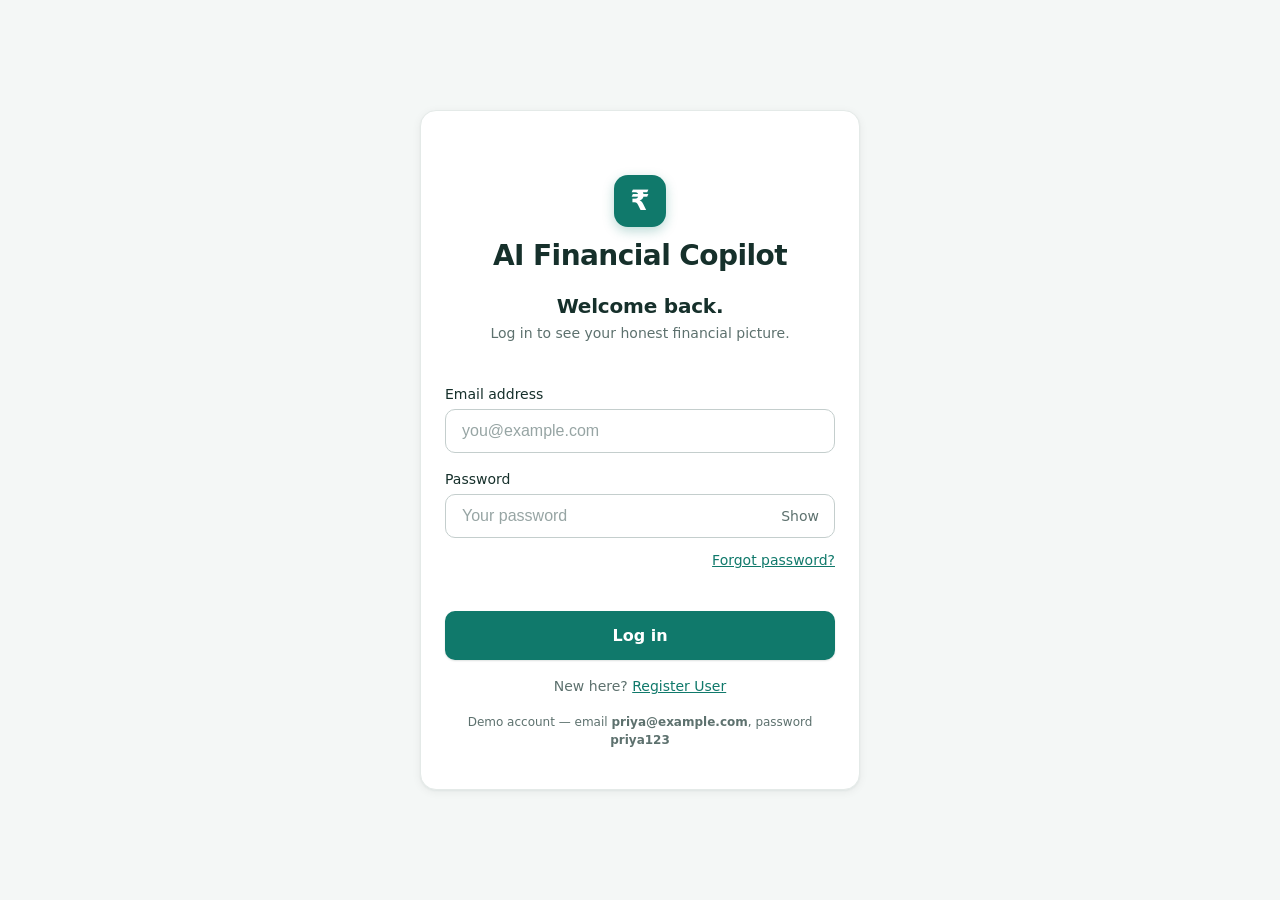
<file: prototypes/01-priyas-first-honest-morning-Prototype/01.6-ai-insights-recommendations.html>
<!DOCTYPE html>
<html lang="en">
<head>
  <meta charset="UTF-8">
  <meta name="viewport" content="width=device-width, initial-scale=1.0">
  <title>01.6 Insights — AI Financial Copilot</title>
  <link rel="stylesheet" href="shared/styles.css">
  <script>
  (function () {
    function ok() { try { var s = JSON.parse(sessionStorage.getItem('afc_session') || 'null'); return !!(s && s.email && (!s.exp || Date.now() < s.exp)); } catch (e) { return false; } }
    if (!ok()) location.replace('01.2-login.html');
    window.addEventListener('pageshow', function () { if (!ok()) location.replace('01.2-login.html'); });
  })();
  </script>
</head>
<body>
  <!-- Section: Top Nav -->
  <div id="insights-topnav" class="topnav">
    <button id="insights-topnav-back" class="back-link" onclick="goTo('01.5-dashboard.html')">← Dashboard</button>
    <span id="insights-topnav-title" class="topnav-title">Insights</span>
  </div>

  <!-- Persistent left navigation -->
  <nav class="side-nav" id="side-nav-slot" aria-label="Primary"></nav>

  <main class="dash has-sidenav">
    <!-- Section: Page Header -->
    <div id="insights-header" class="insights-header">
      <h1 id="insights-header-headline" class="insights-headline">What we noticed</h1>
      <p id="insights-header-subline" class="insights-subline">These are patterns in your data — not judgments. We share what we see, you decide what to do.</p>
    </div>

    <!-- Insight cards render here -->
    <div id="insights-list" class="insights-list"></div>

    <!-- Section: Data Sufficiency Footer -->
    <div id="insights-footer" class="insights-footer">
      <p id="insights-footer-note">Based on 1 month of data. More months = sharper patterns. Upload another statement to see more.</p>
    </div>
  </main>

  <div id="insights-toast" class="toast hidden" role="status"></div>

  <script src="shared/format.js"></script>
  <script src="shared/data.js"></script>
  <script src="shared/auth.js"></script>
  <script src="shared/nav.js"></script>
  <script>
  (function () {
    'use strict';
    console.log('📄 01.6 AI Insights loaded');
    var toast = document.getElementById('insights-toast');
    var toastTimer;
    function showToast(msg) { toast.textContent = msg; toast.classList.remove('hidden'); clearTimeout(toastTimer); toastTimer = setTimeout(function () { toast.classList.add('hidden'); }, 3000); }

    loadDemoData().then(function (demo) {
      var list = document.getElementById('insights-list');
      list.innerHTML = demo.insights.map(function (ins, i) {
        var n = i + 1;
        var evidence = ins.evidence.map(function (e) { return '<li>' + e + '</li>'; }).join('');
        return '' +
        '<article id="insights-card-' + n + '" class="insight-card" role="article" aria-labelledby="insights-card-' + n + '-pattern-name">' +
          '<div id="insights-card-' + n + '-header" class="insight-card-head">' +
            '<span id="insights-card-' + n + '-icon" class="insight-icon" aria-hidden="true">' + (ins.icon || '💡') + '</span>' +
            '<h2 id="insights-card-' + n + '-pattern-name" class="insight-name">' + ins.pattern_name + '</h2>' +
          '</div>' +
          '<p id="insights-card-' + n + '-observation" class="insight-observation">' + ins.observation + '</p>' +
          '<div id="insights-card-' + n + '-evidence" class="evidence-block"><ul>' + evidence + '</ul></div>' +
          '<p id="insights-card-' + n + '-explanation" class="insight-explanation">' + ins.explanation + '</p>' +
          '<div id="insights-card-' + n + '-action" class="insight-actions">' +
            '<button class="insight-dismiss" id="insights-card-' + n + '-action-dismiss" aria-label="Dismiss: ' + ins.pattern_name + '">Got it</button>' +
            '<button class="btn btn--secondary" id="insights-card-' + n + '-action-copilot" ' +
              'data-prompt="' + (ins.copilot_prompt || '') + '" data-insight="' + ins.id + '">Ask the Copilot about this</button>' +
          '</div>' +
        '</article>';
      }).join('');

      // Ask Copilot -> pass context via query params
      Array.prototype.forEach.call(list.querySelectorAll('[id$="-action-copilot"]'), function (btn) {
        btn.addEventListener('click', function () {
          var q = new URLSearchParams({ insight: btn.getAttribute('data-insight'), pre: btn.getAttribute('data-prompt') });
          goTo('01.7-copilot-chat.html?' + q.toString());
        });
      });
      // Dismiss -> fade card (do not remove)
      Array.prototype.forEach.call(list.querySelectorAll('[id$="-action-dismiss"]'), function (btn) {
        btn.addEventListener('click', function () {
          var card = btn.closest('.insight-card');
          var on = card.classList.toggle('is-dismissed');
          btn.textContent = on ? 'Show again' : 'Got it';
          showToast(on ? 'Marked as seen' : 'Restored');
        });
      });

      window.__insightsCount = demo.insights.length;
    }).catch(function (e) { console.error('insights load failed', e); });

    renderSideNav('insights');
  })();
  </script>
</body>
</html>
</file>
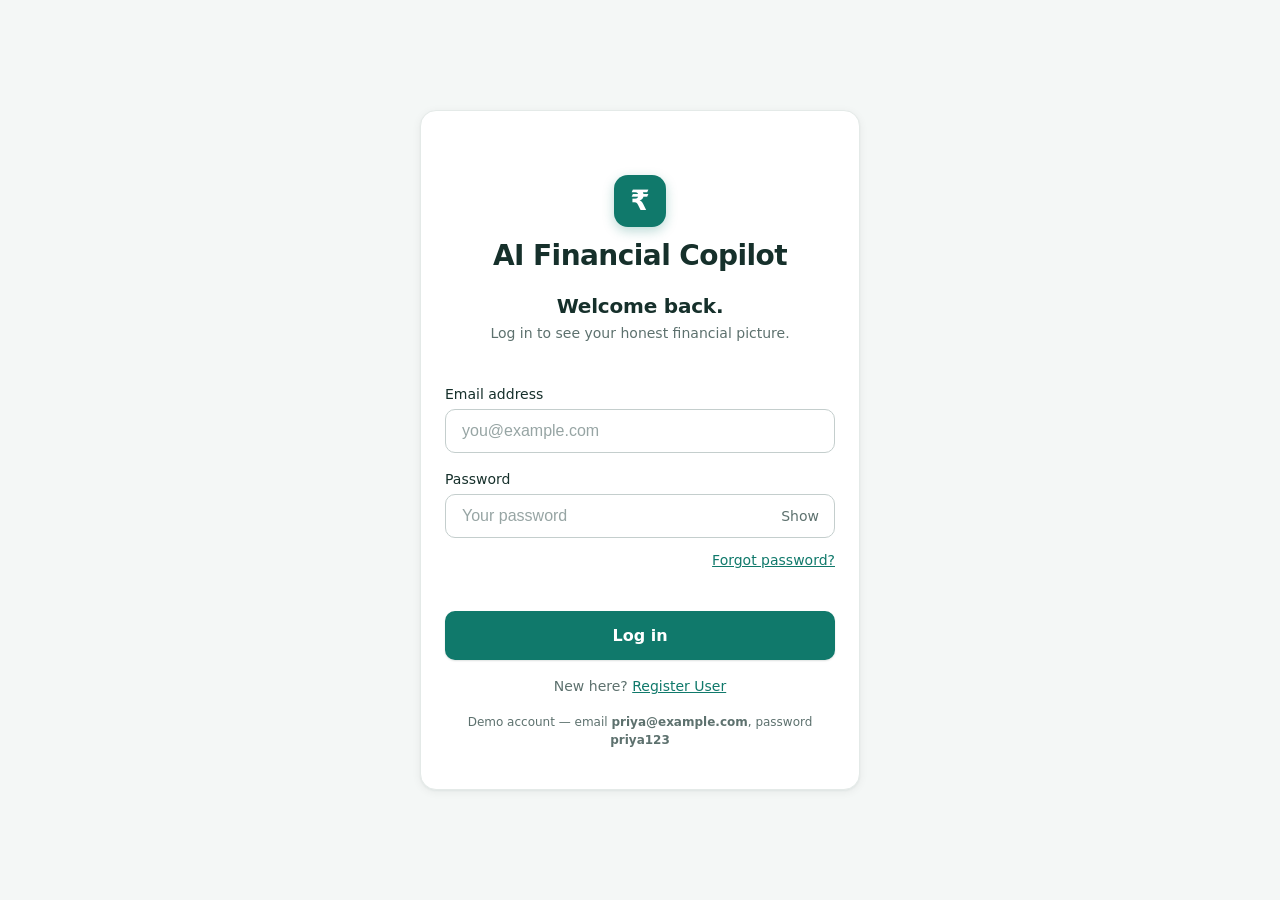
<file: prototypes/01-priyas-first-honest-morning-Prototype/01.7-copilot-chat.html>
<!DOCTYPE html>
<html lang="en">
<head>
  <meta charset="UTF-8">
  <meta name="viewport" content="width=device-width, initial-scale=1.0">
  <title>01.7 AI Copilot — AI Financial Copilot</title>
  <link rel="stylesheet" href="shared/styles.css">
  <script>
  (function () {
    function ok() { try { var s = JSON.parse(sessionStorage.getItem('afc_session') || 'null'); return !!(s && s.email && (!s.exp || Date.now() < s.exp)); } catch (e) { return false; } }
    if (!ok()) location.replace('01.2-login.html');
    window.addEventListener('pageshow', function () { if (!ok()) location.replace('01.2-login.html'); });
  })();
  </script>
</head>
<body>
  <!-- Persistent left navigation -->
  <nav class="side-nav" id="side-nav-slot" aria-label="Primary"></nav>

  <div class="copilot-page has-sidenav">
    <!-- Section: Top Nav -->
    <div id="copilot-topnav" class="topnav">
      <button id="copilot-topnav-back" class="back-link">← Insights</button>
      <span id="copilot-topnav-title" class="topnav-title">AI Copilot</span>
    </div>

    <!-- Section: Chat Thread -->
    <div id="copilot-thread" class="copilot-thread" role="log" aria-live="polite">
      <!-- Welcome card (first-visit) -->
      <div id="copilot-thread-welcome" class="welcome-card">
        <h2 id="copilot-thread-welcome-headline">Ask me anything about your finances</h2>
        <p id="copilot-thread-welcome-body">I only use your actual data — I'll never make up numbers or give you generic advice. If I'm not sure, I'll say so.</p>
        <div id="copilot-thread-welcome-chips" class="chip-suggest"></div>
      </div>
    </div>

    <!-- Section: Input Bar -->
    <div id="copilot-input-bar" class="copilot-input-bar">
      <textarea id="copilot-input-bar-field" rows="1" placeholder="Ask anything about your finances…"
                aria-label="Message to AI Copilot" autocomplete="off"></textarea>
      <button id="copilot-input-bar-send" class="send-btn" aria-label="Send message" aria-disabled="true" disabled>➤</button>
    </div>

  </div>

  <script src="shared/format.js"></script>
  <script src="shared/data.js"></script>
  <script src="shared/auth.js"></script>
  <script src="shared/nav.js"></script>
  <script>
  (function () {
    'use strict';
    console.log('📄 01.7 Copilot Chat loaded');

    var thread = document.getElementById('copilot-thread');
    var welcome = document.getElementById('copilot-thread-welcome');
    var field = document.getElementById('copilot-input-bar-field');
    var sendBtn = document.getElementById('copilot-input-bar-send');
    var chipsWrap = document.getElementById('copilot-thread-welcome-chips');
    var DEMO = null;
    var msgCount = 0;
    var busy = false;

    var params = new URLSearchParams(location.search);
    var preInsight = params.get('insight');
    var preMessage = params.get('pre');

    // Back link target depends on entry
    document.getElementById('copilot-topnav-back').addEventListener('click', function () {
      goTo(preInsight ? '01.6-ai-insights-recommendations.html' : '01.5-dashboard.html');
    });
    if (!preInsight) document.getElementById('copilot-topnav-back').textContent = '← Dashboard';

    // ---- Answer engine (grounded in demo data; honest fallback) ----
    function answerFor(msg) {
      var m = msg.toLowerCase();
      var d = DEMO;
      var samples = (d && d.copilot_samples) || [];
      function trace(arr) { return (arr || []).concat(['Confidence: ' + (d ? d.confidence.level : 'Medium')]); }

      if (/afford|dinner|weekend|can i spend|₹2,?000/.test(m)) {
        var s = samples[0];
        return { text: s.answer, trace: trace(s.data_trace), verdict: s.verdict };
      }
      if (/food|dining|eat|groceries/.test(m)) {
        var s2 = samples[1];
        return { text: s2.answer, trace: trace(s2.data_trace) };
      }
      if (/bill|emi|upcoming|due|loan/.test(m)) {
        var s3 = samples[2];
        return { text: s3.answer, trace: trace(s3.data_trace) };
      }
      if (/subscription|netflix|spotify|streaming/.test(m)) {
        return { text: "You have two streaming subscriptions: Netflix ₹649 (6 Jun) and Spotify ₹119 (20 Jun) — ₹768/month combined. I can't tell whether you're using both, only that they're recurring.",
                 trace: trace(['Netflix ₹649', 'Spotify ₹119', 'Combined ₹768/mo']) };
      }
      if (/how am i doing|on track|overall|am i ok|okay/.test(m)) {
        return { text: "Based on your June statement, you're on track. Your Safe-to-Spend today is ₹2,840, your 3 EMIs (₹18,000) are already set aside, and your biggest spend was food at ₹7,200. I only have one month of data, so my confidence is Medium.",
                 trace: trace(['Safe-to-Spend: ₹2,840', 'EMIs ring-fenced: ₹18,000']) };
      }
      if (/biggest|most|where.*money|spend/.test(m)) {
        return { text: "Your biggest spending category in June was food at ₹7,200 (about 28% of your tracked spend), followed by your EMIs at ₹18,000 which are committed.",
                 trace: trace(['Food: ₹7,200', 'EMIs: ₹18,000']) };
      }
      // Honest fallback — no invented numbers
      return { text: "I can only answer from the statement you've uploaded, and I don't have enough in it to answer that confidently yet. If you upload another month, I'll be able to say more.",
               trace: null };
    }

    // ---- Render helpers ----
    function addUser(text) {
      hideWelcome();
      msgCount++;
      var el = document.createElement('div');
      el.className = 'msg msg--user';
      el.id = 'copilot-thread-user-msg-' + msgCount;
      el.textContent = text;
      thread.appendChild(el);
      scrollDown();
    }

    function hideWelcome() { if (welcome && !welcome.classList.contains('hidden')) welcome.classList.add('hidden'); }
    function scrollDown() { thread.scrollTop = thread.scrollHeight; }

    async function addBot(answer) {
      msgCount++;
      var bubble = document.createElement('div');
      bubble.className = 'msg msg--bot';
      bubble.id = 'copilot-thread-copilot-msg-' + msgCount;
      // thinking dots
      bubble.innerHTML = '<span class="typing-dots"><span></span><span></span><span></span></span>';
      thread.appendChild(bubble);
      scrollDown();
      await wait(600);

      // stream tokens (word by word)
      var textEl = document.createElement('span');
      textEl.className = 'msg-text';
      bubble.innerHTML = '';
      bubble.appendChild(textEl);
      var cursor = document.createElement('span');
      cursor.className = 'cursor';
      bubble.appendChild(cursor);

      var words = answer.text.split(' ');
      for (var i = 0; i < words.length; i++) {
        textEl.textContent += (i ? ' ' : '') + words[i];
        scrollDown();
        await wait(38);
      }
      cursor.remove();

      // data trace chips
      if (answer.trace && answer.trace.length) {
        var row = document.createElement('div');
        row.className = 'trace-row';
        row.id = bubble.id + '-trace';
        row.innerHTML = '<span class="trace-label">Based on:</span>' + answer.trace.map(function (t, idx) {
          return '<button class="trace-chip" data-idx="' + idx + '">' + t + '</button>';
        }).join('');
        bubble.appendChild(row);
        // first chip navigates to transactions (transparency -> data view)
        Array.prototype.forEach.call(row.querySelectorAll('.trace-chip'), function (c) {
          c.addEventListener('click', function () { goTo('01.4-transactions-table.html'); });
        });
      }
      scrollDown();
    }

    function wait(ms) { return new Promise(function (r) { setTimeout(r, ms); }); }

    async function send(text) {
      if (busy) return;
      text = (text || field.value).trim();
      if (!text) return;
      busy = true;
      field.value = ''; autoSize(); updateSend();
      addUser(text);
      var ans = answerFor(text);
      await addBot(ans);
      busy = false; updateSend();
      window.__lastAnswer = ans;
    }

    // ---- Input wiring ----
    function updateSend() {
      var empty = field.value.trim().length === 0 || busy;
      sendBtn.disabled = empty;
      sendBtn.setAttribute('aria-disabled', String(empty));
    }
    function autoSize() { field.style.height = 'auto'; field.style.height = Math.min(field.scrollHeight, 96) + 'px'; }
    field.addEventListener('input', function () { autoSize(); updateSend(); });
    field.addEventListener('keydown', function (e) {
      if (e.key === 'Enter' && !e.shiftKey) { e.preventDefault(); send(); }
    });
    sendBtn.addEventListener('click', function () { send(); });

    // ---- Suggestion chips ----
    function renderChips(extra) {
      var chips = ['How am I doing?', "What's my biggest spend?", 'Am I on track this month?'];
      if (extra) chips.push(extra);
      chipsWrap.innerHTML = chips.map(function (c, i) {
        return '<button class="chip" id="copilot-thread-welcome-chip-' + (i + 1) + '">' + c + '</button>';
      }).join('');
      Array.prototype.forEach.call(chipsWrap.querySelectorAll('.chip'), function (btn) {
        btn.addEventListener('click', function () { send(btn.textContent); });
      });
    }

    // ---- Context chip (from Insights) ----
    function addContextChip(patternName) {
      var chip = document.createElement('div');
      chip.className = 'context-chip';
      chip.id = 'copilot-thread-context-chip';
      chip.innerHTML = 'Talking about: ' + patternName + ' <button aria-label="Clear context">✕</button>';
      thread.insertBefore(chip, welcome.nextSibling);
      chip.querySelector('button').addEventListener('click', function () {
        chip.remove(); field.value = ''; autoSize(); updateSend();
      });
    }

    // ---- Boot ----
    loadDemoData().then(function (demo) {
      DEMO = demo;
      var extraChip = null;
      if (preInsight) {
        var ins = demo.insights.filter(function (x) { return x.id === preInsight; })[0];
        if (ins) {
          addContextChip(ins.pattern_name);
          extraChip = ins.copilot_prompt;
          if (preMessage) { field.value = preMessage; autoSize(); updateSend(); }
        }
      }
      renderChips(extraChip);
    }).catch(function (e) { console.error('copilot load failed', e); renderChips(null); });

    renderSideNav('copilot');

    // expose for verification
    window.__send = send;
    window.__threadState = function () {
      return {
        userMsgs: thread.querySelectorAll('.msg--user').length,
        botMsgs: thread.querySelectorAll('.msg--bot').length,
        traces: thread.querySelectorAll('.trace-row').length,
        welcomeHidden: welcome.classList.contains('hidden')
      };
    };
  })();
  </script>
</body>
</html>
</file>
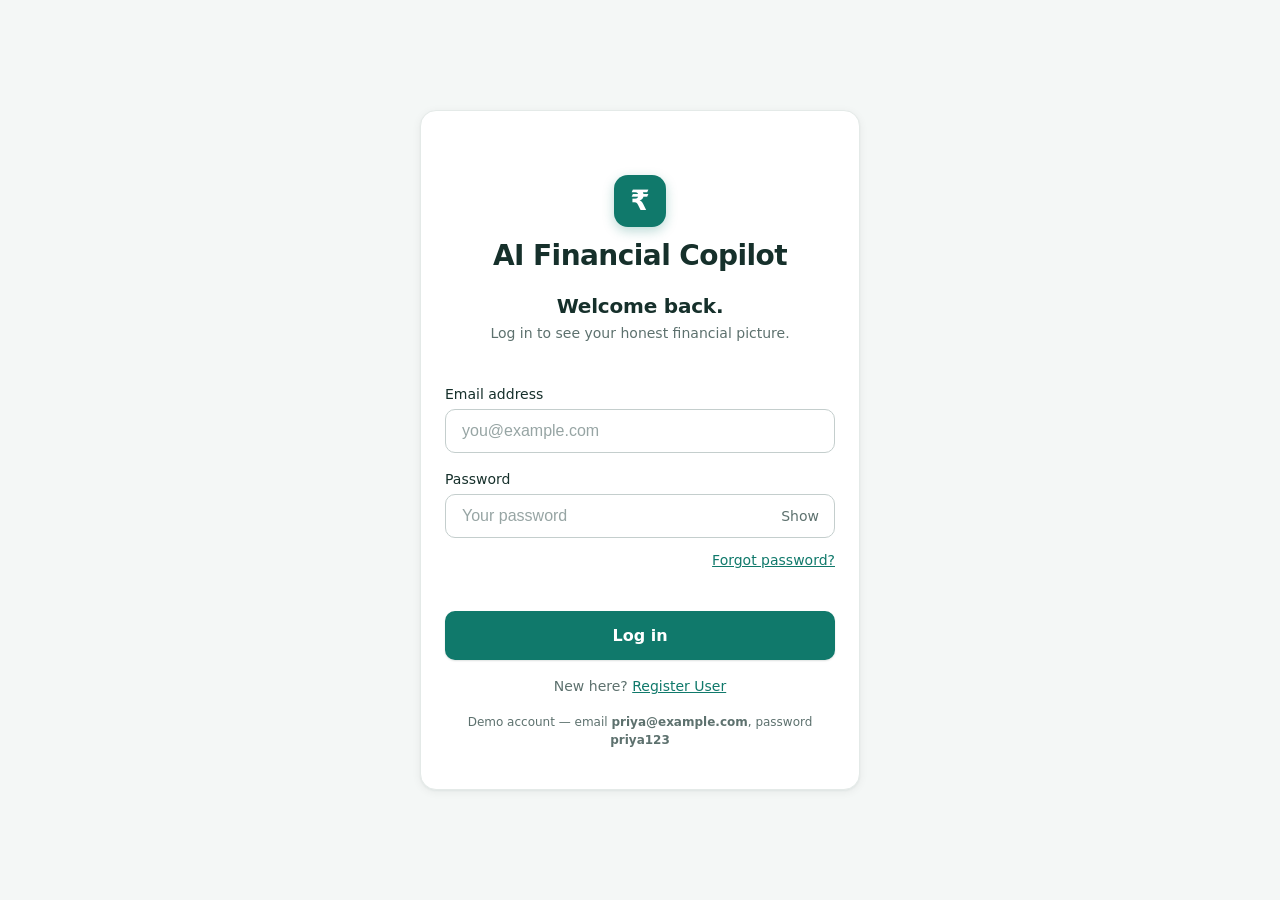
<file: prototypes/01-priyas-first-honest-morning-Prototype/02.1-commitments-management.html>
<!DOCTYPE html>
<html lang="en">
<head>
  <meta charset="UTF-8">
  <meta name="viewport" content="width=device-width, initial-scale=1.0">
  <title>02.1 Commitments — AI Financial Copilot</title>
  <link rel="stylesheet" href="shared/styles.css">
  <script>
  (function () {
    function ok() { try { var s = JSON.parse(sessionStorage.getItem('afc_session') || 'null'); return !!(s && s.email && (!s.exp || Date.now() < s.exp)); } catch (e) { return false; } }
    if (!ok()) location.replace('01.2-login.html');
    window.addEventListener('pageshow', function () { if (!ok()) location.replace('01.2-login.html'); });
  })();
  </script>
</head>
<body>
  <!-- Section: Left Sidebar Navigation -->
  <nav class="side-nav" id="side-nav-slot" aria-label="Primary"></nav>

  <main class="dash has-sidenav">
    <div class="commit-content">

    <!-- Page Header / Title -->
    <h1 id="commitments-page-title" class="commit-page-title">Commitments</h1>

    <!-- Section: Safe-to-Spend Impact Bar -->
    <div id="commitments-impact-bar" class="commit-impact-bar" aria-live="polite">
      <div class="commit-impact-chip">
        <span class="commit-impact-label">Protecting this month</span>
        <span id="commitments-impact-bar-chip" class="commit-impact-amount">₹0</span>
      </div>
      <div class="commit-impact-chip">
        <span class="commit-impact-label">Safe to spend</span>
        <span id="commitments-impact-bar-remaining" class="commit-impact-amount">₹0</span>
      </div>
    </div>

    <!-- Section: Commitments List -->
    <div id="commitments-empty" class="commit-empty hidden">No commitments yet. Add your recurring bills and EMIs so they're always protected.</div>
    <ul id="commitments-list" class="commit-list"></ul>

    <!-- Section: Add Commitment CTA -->
    <div id="commitments-add-cta">
      <button id="commitments-add-cta-btn" class="btn btn--primary">+ Add a commitment</button>
    </div>

    </div>
  </main>

  <!-- Section: Add/Edit Commitment Modal -->
  <div id="commitments-add-modal" class="modal-overlay hidden" role="dialog" aria-modal="true" aria-labelledby="commitments-add-modal-header">
    <div class="modal modal--commit">
      <button type="button" class="modal-close" id="commit-modal-close" aria-label="Close">&times;</button>
      <h3 id="commitments-add-modal-header" style="margin:0 0 var(--space-md);">What's this commitment?</h3>
      <form id="commit-form" novalidate>
        <div class="field">
          <label for="commit-name">Name</label>
          <input id="commit-name" type="text" maxlength="50" placeholder="e.g. Electricity bill, HDFC EMI, Netflix" autocomplete="off">
          <span class="error" id="commit-name-error" role="alert"></span>
        </div>
        <div class="field" style="margin-top:var(--space-md);">
          <label for="commit-amount">Amount</label>
          <input id="commit-amount" type="number" inputmode="numeric" min="1" placeholder="₹0">
          <span class="error" id="commit-amount-error" role="alert"></span>
        </div>
        <div class="field" style="margin-top:var(--space-md);">
          <label for="commit-due-day">Due day of the month</label>
          <input id="commit-due-day" type="number" min="1" max="31" placeholder="e.g. 15">
          <span class="error" id="commit-due-day-error" role="alert"></span>
        </div>
        <div class="field" style="margin-top:var(--space-md);">
          <label>How critical is this?</label>
          <div class="chip-group chip--wrap" id="commit-criticality">
            <button type="button" class="chip" data-crit="Critical" title="EMIs, rent, loan repayments — missing this would have serious consequences">Critical</button>
            <button type="button" class="chip is-active" data-crit="Important" title="Regular bills, subscriptions — missing this would be inconvenient">Important</button>
            <button type="button" class="chip" data-crit="Flexible" title="Savings, gym memberships — you'd prefer to pay but it's not an emergency">Flexible</button>
          </div>
        </div>
        <div style="margin-top:var(--space-lg);">
          <button type="submit" class="btn btn--primary" id="commitments-add-modal-save">
            <span id="commit-save-spinner" class="spinner hidden" aria-hidden="true"></span>
            <span id="commit-save-label">Protect this commitment</span>
          </button>
          <button type="button" class="link" id="commitments-add-modal-cancel" style="display:block; text-align:center; width:100%; margin-top:var(--space-md); background:none; border:none;">Cancel</button>
        </div>
      </form>
    </div>
  </div>

  <!-- Section: Delete confirmation dialog -->
  <div id="commit-delete-modal" class="modal-overlay hidden" role="dialog" aria-modal="true" aria-labelledby="commit-delete-title">
    <div class="modal">
      <h3 id="commit-delete-title" style="margin:0 0 var(--space-sm);">Remove this commitment?</h3>
      <p id="commit-delete-body" class="text-muted" style="font-size:var(--text-sm); margin:0 0 var(--space-lg);"></p>
      <div style="display:flex; gap:var(--space-sm);">
        <button type="button" class="btn btn--secondary" id="commit-delete-cancel" style="flex:1;">Cancel</button>
        <button type="button" class="btn btn--primary" id="commit-delete-confirm" style="flex:1; background:var(--danger);">Remove</button>
      </div>
    </div>
  </div>

  <div id="commitments-toast" class="toast hidden" role="status"></div>

  <script src="shared/format.js"></script>
  <script src="shared/data.js"></script>
  <script src="shared/auth.js"></script>
  <script src="shared/commitments.js"></script>
  <script src="shared/nav.js"></script>
  <script>
  (function () {
    'use strict';
    console.log('📄 02.1 Commitments Management loaded');

    var CRIT_ICON = { Critical: '🔴', Important: '🟠', Flexible: '⚪' };

    var list = [];              // current commitments (shared, persisted store)
    var baseline = 0;           // current_balance - ring_fenced_recurring (everything else the impact bar's Safe-to-Spend chip is computed from)
    var editingId = null;       // commitment id being edited, or null when adding
    var deleteId = null;

    var demoRef = null;
    var toastTimer;
    function showToast(msg) {
      var t = document.getElementById('commitments-toast');
      t.textContent = msg; t.classList.remove('hidden');
      clearTimeout(toastTimer); toastTimer = setTimeout(function () { t.classList.add('hidden'); }, 3500);
    }

    function protectedTotal() { return Commitments.total(list); }
    function safeToSpend() { return Math.max(0, baseline - protectedTotal()); }

    function renderImpactBar() {
      document.getElementById('commitments-impact-bar-chip').textContent = formatINR(protectedTotal());
      document.getElementById('commitments-impact-bar-remaining').textContent = formatINR(safeToSpend());
    }

    function dueDayLabel(day) {
      var d = Number(day);
      if (d === 31) return 'Due end of month';
      var suffix = (d === 1 || d === 21 || d === 31) ? 'st' : (d === 2 || d === 22) ? 'nd' : (d === 3 || d === 23) ? 'rd' : 'th';
      return 'Due ' + d + suffix + ' every month';
    }

    function renderList() {
      var empty = document.getElementById('commitments-empty');
      var ul = document.getElementById('commitments-list');
      empty.classList.toggle('hidden', list.length > 0);
      var sorted = list.slice().sort(function (a, b) { return a.due_day - b.due_day; });
      ul.innerHTML = sorted.map(function (c, i) {
        var n = i + 1;
        return '' +
        '<li id="commitments-list-row-' + n + '" class="commit-row" data-id="' + c.id + '">' +
          '<span id="commitments-list-row-' + n + '-icon" class="commit-row-icon" aria-label="' + c.criticality + '">' + (CRIT_ICON[c.criticality] || '⚪') + '</span>' +
          '<span id="commitments-list-row-' + n + '-meta" class="commit-row-meta">' +
            '<span class="commit-row-name">' + c.name + '</span>' +
            '<span class="commit-row-due">' + dueDayLabel(c.due_day) + '</span>' +
          '</span>' +
          '<span id="commitments-list-row-' + n + '-amount" class="commit-row-amount">' + formatINR(c.amount) + '</span>' +
          '<span id="commitments-list-row-' + n + '-actions" class="commit-row-actions">' +
            '<button type="button" class="commit-menu-btn" data-id="' + c.id + '" aria-label="Options for ' + c.name + '">&hellip;</button>' +
          '</span>' +
        '</li>';
      }).join('');
    }

    function closeAllMenus() {
      Array.prototype.forEach.call(document.querySelectorAll('.commit-menu-dropdown'), function (m) { m.remove(); });
    }

    document.getElementById('commitments-list').addEventListener('click', function (e) {
      var menuBtn = e.target.closest('.commit-menu-btn');
      if (menuBtn) {
        e.stopPropagation();
        var already = menuBtn.parentElement.querySelector('.commit-menu-dropdown');
        closeAllMenus();
        if (already) return; // toggle off
        var id = menuBtn.getAttribute('data-id');
        var dd = document.createElement('div');
        dd.className = 'commit-menu-dropdown';
        dd.innerHTML = '<button type="button" data-action="edit">Edit</button><button type="button" class="danger" data-action="delete">Delete</button>';
        dd.addEventListener('click', function (ev) {
          var action = ev.target.getAttribute('data-action');
          if (action === 'edit') openModal(id);
          if (action === 'delete') openDeleteConfirm(id);
          closeAllMenus();
        });
        menuBtn.parentElement.appendChild(dd);
        return;
      }
      var row = e.target.closest('.commit-row');
      if (row) openModal(row.getAttribute('data-id'));
    });
    document.addEventListener('click', function (e) {
      if (!e.target.closest('.commit-row-actions')) closeAllMenus();
    });

    // ---------- Add / Edit modal ----------
    var modal = document.getElementById('commitments-add-modal');
    var form = document.getElementById('commit-form');
    var fName = document.getElementById('commit-name');
    var fAmount = document.getElementById('commit-amount');
    var fDueDay = document.getElementById('commit-due-day');
    var criticality = 'Important';
    var saveBtn = document.getElementById('commitments-add-modal-save');
    var saveSpinner = document.getElementById('commit-save-spinner');
    var saveLabel = document.getElementById('commit-save-label');

    function setCriticality(val) {
      criticality = val;
      Array.prototype.forEach.call(document.querySelectorAll('#commit-criticality .chip'), function (c) {
        var on = c.getAttribute('data-crit') === val;
        c.classList.toggle('is-active', on);
        c.setAttribute('aria-pressed', String(on));
      });
    }

    function clearErrors() {
      ['name', 'amount', 'due-day'].forEach(function (k) { document.getElementById('commit-' + k + '-error').textContent = ''; });
    }

    function openModal(id) {
      editingId = id || null;
      form.reset(); clearErrors(); setCriticality('Important');
      if (editingId) {
        var c = list.filter(function (x) { return x.id === editingId; })[0];
        if (!c) return;
        document.getElementById('commitments-add-modal-header').textContent = 'Edit commitment';
        saveLabel.textContent = 'Save changes';
        fName.value = c.name; fAmount.value = c.amount; fDueDay.value = c.due_day;
        setCriticality(c.criticality);
      } else {
        document.getElementById('commitments-add-modal-header').textContent = "What's this commitment?";
        saveLabel.textContent = 'Protect this commitment';
      }
      modal.classList.remove('hidden');
      setTimeout(function () { fName.focus(); }, 30);
    }
    function closeModal() { modal.classList.add('hidden'); editingId = null; }

    document.getElementById('commitments-add-cta-btn').addEventListener('click', function () { openModal(null); });
    document.getElementById('commit-modal-close').addEventListener('click', closeModal);
    document.getElementById('commitments-add-modal-cancel').addEventListener('click', closeModal);
    modal.addEventListener('click', function (e) { if (e.target === modal) closeModal(); });
    document.addEventListener('keydown', function (e) {
      if (e.key === 'Escape' && !modal.classList.contains('hidden')) closeModal();
      if (e.key === 'Escape' && !document.getElementById('commit-delete-modal').classList.contains('hidden')) closeDeleteConfirm();
    });

    Array.prototype.forEach.call(document.querySelectorAll('#commit-criticality .chip'), function (chip) {
      chip.addEventListener('click', function () { setCriticality(chip.getAttribute('data-crit')); });
    });

    form.addEventListener('submit', function (e) {
      e.preventDefault();
      var name = fName.value.trim();
      var amount = parseInt(fAmount.value, 10);
      var dueDay = parseInt(fDueDay.value, 10);
      var ok = true;
      document.getElementById('commit-name-error').textContent = name ? (name.length <= 50 ? '' : (ok = false, 'Keep the name under 50 characters')) : (ok = false, 'Please name this commitment');
      document.getElementById('commit-amount-error').textContent = (amount > 0) ? '' : (ok = false, 'Amount must be greater than ₹0');
      document.getElementById('commit-due-day-error').textContent = (dueDay >= 1 && dueDay <= 31) ? '' : (ok = false, 'Due day must be between 1 and 31');
      if (!ok) return;

      saveBtn.disabled = true; saveSpinner.classList.remove('hidden');
      setTimeout(function () {
        if (editingId) {
          list = Commitments.update(list, editingId, { name: name, amount: amount, due_day: dueDay, criticality: criticality });
          showToast('Updated ' + name);
        } else {
          list = Commitments.add(list, { name: name, amount: amount, due_day: dueDay, criticality: criticality });
          showToast('Protected ' + formatINR(amount) + ' for ' + name + ' — Safe-to-Spend updated');
        }
        renderList(); renderImpactBar();
        saveBtn.disabled = false; saveSpinner.classList.add('hidden');
        closeModal();
        var row = document.querySelector('.commit-row[data-id]');
        if (row) { row.classList.add('flash'); setTimeout(function () { row.classList.remove('flash'); }, 700); }
      }, 350); // simulated latency, matches the rest of the prototype's save flows
    });

    // ---------- Delete confirm ----------
    var delModal = document.getElementById('commit-delete-modal');
    function openDeleteConfirm(id) {
      deleteId = id;
      var c = list.filter(function (x) { return x.id === id; })[0];
      if (!c) return;
      document.getElementById('commit-delete-body').textContent = 'Remove ' + c.name + '? Your Safe-to-Spend will update.';
      delModal.classList.remove('hidden');
    }
    function closeDeleteConfirm() { delModal.classList.add('hidden'); deleteId = null; }
    document.getElementById('commit-delete-cancel').addEventListener('click', closeDeleteConfirm);
    delModal.addEventListener('click', function (e) { if (e.target === delModal) closeDeleteConfirm(); });
    document.getElementById('commit-delete-confirm').addEventListener('click', function () {
      if (!deleteId) return;
      var c = list.filter(function (x) { return x.id === deleteId; })[0];
      list = Commitments.remove(list, deleteId);
      renderList(); renderImpactBar();
      closeDeleteConfirm();
      if (c) showToast('Removed ' + c.name + ' — Safe-to-Spend updated');
    });

    // ---------- Load ----------
    loadDemoData().then(function (demo) {
      demoRef = demo;
      baseline = demo.safe_to_spend.current_balance - demo.safe_to_spend.ring_fenced_recurring;
      list = Commitments.load(demo.commitments);
      renderList();
      renderImpactBar();
      window.__commitLoaded = true;
    }).catch(function (e) { console.error('commitments load failed', e); });

    renderSideNav('commitments');

    // expose for verification
    window.__commitState = function () { return { count: list.length, protected: protectedTotal(), safeToSpend: safeToSpend() }; };
  })();
  </script>
</body>
</html>
</file>
<file: prototypes/01-priyas-first-honest-morning-Prototype/shared/styles.css>
/* ============================================================================
   Shared Styles — Scenario 01 Prototype
   Branded theme (upgraded from Gray Model): calm teal fintech identity.
   Dependency-free design tokens + primitives.
   Desktop web only (1280px+ baseline, non-responsive) — PRD X1 resolved:
   mobile/responsive layout is optional/future-phase, not Phase-1 scope.
   Reused by all pages — retheme the whole prototype from the :root tokens.
   ============================================================================ */

/* ============================================================================
   Branded theme — "AI Financial Copilot"
   Calm, trustworthy teal brand with warm accents. Empathetic Indian fintech.
   Design lives in tokens, so all 7 pages retheme from here.
   ============================================================================ */
:root {
  /* Neutral ramp (kept var names; retuned to a warm slate for cohesion) */
  --gray-50:  #f5f7f7;
  --gray-100: #eaeeee;
  --gray-200: #dbe2e1;
  --gray-300: #c4cecd;
  --gray-400: #97a5a4;
  --gray-500: #6b7c7b;
  --gray-600: #4f605f;
  --gray-700: #384745;
  --gray-800: #223230;
  --gray-900: #14211f;

  --ink:     #16302b;   /* primary text (deep teal-slate) */
  --muted:   #5d716e;   /* secondary text */
  --line:    #e4eae8;   /* borders */
  --bg:      #f4f7f6;   /* page background */
  --surface: #ffffff;   /* cards / inputs */

  /* Brand */
  --primary:      #10796b;  /* calm teal — trust + growth */
  --primary-hover:#0b5d52;
  --primary-tint: #e4f2ef;  /* soft brand fill */
  --primary-ink:  #ffffff;

  /* Warm accent (used sparingly for highlights) */
  --accent:       #e0a63c;
  --accent-tint:  #fbf1dc;

  /* Semantic */
  --success:      #2e865f;
  --success-tint: #e3f3ea;
  --danger:       #c4392b;
  --danger-bg:    #fcecea;
  --danger-line:  #f2cbc5;

  /* Spacing scale */
  --space-xs: 4px;
  --space-sm: 8px;
  --space-md: 16px;
  --space-lg: 24px;
  --space-xl: 40px;

  /* Type scale */
  --text-xs:  12px;
  --text-sm:  14px;
  --text-md:  16px;
  --text-lg:  20px;
  --text-xl:  24px;
  --text-2xl: 28px;
  --text-4xl: 42px;

  /* Radius / elevation */
  --radius:    16px;
  --radius-sm: 10px;
  --shadow:    0 1px 2px rgba(16, 40, 36, 0.05), 0 2px 10px rgba(16, 40, 36, 0.06);
  --shadow-lg: 0 8px 28px rgba(16, 40, 36, 0.12);

  --font-base: "Inter", system-ui, -apple-system, "Segoe UI", Roboto, Helvetica, Arial, sans-serif;
}

/* ---- Reset / Base ---- */
*, *::before, *::after { box-sizing: border-box; }
html, body { margin: 0; padding: 0; }
body {
  font-family: var(--font-base);
  font-size: var(--text-md);
  line-height: 1.5;
  color: var(--ink);
  background: var(--bg);
  -webkit-font-smoothing: antialiased;
}
img { max-width: 100%; display: block; }
button { font-family: inherit; cursor: pointer; }
a { color: inherit; }

/* ---- Layout: auth / centered pages ---- */
.page { min-height: 100vh; width: 100%; }
.page--auth {
  display: flex;
  align-items: center;
  justify-content: center;
  padding: var(--space-md);
}
.auth-card {
  width: 100%;
  max-width: 440px;
  background: var(--surface);
  border: 1px solid var(--line);
  border-radius: var(--radius);
  box-shadow: var(--shadow);
  padding: var(--space-xl) var(--space-lg);
}

/* ---- Register header ---- */
.register-header {
  display: flex;
  flex-direction: column;
  align-items: center;
  gap: var(--space-sm);
  padding-top: var(--space-lg);
  padding-bottom: var(--space-md);
}
.logo-mark {
  width: 52px;
  height: 52px;
  border-radius: 14px;
  background: var(--primary);
  color: #fff;
  display: flex;
  align-items: center;
  justify-content: center;
  font-size: var(--text-2xl);
  font-weight: 700;
  box-shadow: 0 4px 12px rgba(16,121,107,.28);
}
.app-name {
  margin: 0;
  font-size: var(--text-2xl);
  font-weight: 700;
  color: var(--ink);
  text-align: center;
  letter-spacing: -0.02em;
}

/* ---- Register: Trust Signal ---- */
.register-trust {
  display: flex;
  flex-direction: column;
  gap: var(--space-xs);
  text-align: center;
  padding: 0 var(--space-md);
  margin-bottom: var(--space-xl);
}
.trust-headline {
  margin: 0;
  font-size: var(--text-lg);
  font-weight: 600;
  color: var(--ink);
  line-height: 1.3;
}
.trust-subline {
  margin: 0;
  font-size: var(--text-sm);
  color: var(--muted);
}

/* ---- Register: Form ---- */
.register-form {
  display: flex;
  flex-direction: column;
  gap: var(--space-md);
}
.register-form .btn { margin-top: var(--space-sm); }

/* ---- Register: existing-user link + legal ---- */
.register-existing-user {
  margin-top: var(--space-md);
  text-align: center;
  font-size: var(--text-sm);
}
.register-legal {
  margin: var(--space-md) 0 0;
  text-align: center;
  font-size: var(--text-xs);
  line-height: 1.5;
}

/* ---- Flow / full pages (Upload, Transactions, etc.) ---- */
/* Base: a focused single-step task screen (Upload) — stays comfortably narrow, not full-bleed. */
.page--flow {
  max-width: 720px;
  margin: 0 auto;
  padding: var(--space-md);
  padding-bottom: var(--space-xl);
}
/* Data-heavy authenticated screens (Transactions) get the same fluid, wide column as the Dashboard.
   No `width` set here — default `width:auto` correctly fills (viewport - sidebar margin), capped at
   max-width; setting `width:100%` would compute against the full viewport and overflow past the sidebar. */
.page--flow.has-sidenav {
  max-width: 1680px;
  margin-right: 0; /* cancel the auto right-margin from .page--flow's `margin: 0 auto` */
  padding: 0 var(--space-xl) var(--space-xl);
}
.flow-topbar {
  display: flex;
  align-items: center;
  justify-content: space-between;
  padding: var(--space-sm) 0;
  gap: var(--space-md);
}
.back-link { color: var(--muted); font-size: var(--text-sm); font-weight: 500; background: none; border: none; padding: var(--space-xs) 0; white-space: nowrap; }
.step-indicator { font-size: var(--text-sm); color: var(--muted); }
.flow-headline { font-size: var(--text-xl, 24px); font-weight: 600; margin: var(--space-lg) 0 var(--space-xs); }
.txn-header-row {
  display: flex; align-items: center; justify-content: space-between;
  gap: var(--space-md); flex-wrap: wrap;
  margin-top: var(--space-md);
}
.txn-header-row .flow-headline { margin: 0; }
.flow-subline { font-size: var(--text-md); color: var(--muted); margin: 0 0 var(--space-xl); }

/* ---- Upload zone ---- */
.upload-zone {
  border: 2px dashed var(--gray-300);
  border-radius: var(--radius);
  background: var(--gray-50);
  padding: var(--space-xl) var(--space-md);
  text-align: center;
  cursor: pointer;
  transition: border-color .15s ease, background .15s ease;
}
.upload-zone:hover, .upload-zone:focus, .upload-zone.is-hover {
  border-color: var(--gray-500);
  background: var(--gray-100);
  outline: none;
}
.upload-zone .cloud { font-size: 28px; color: var(--gray-500); }
.upload-zone .zone-label { font-size: var(--text-md); font-weight: 500; margin: var(--space-sm) 0 0; color: var(--ink); }
.upload-zone-hint { font-size: var(--text-xs); color: var(--muted); text-align: center; margin-top: var(--space-sm); }
.upload-sample { display: block; text-align: center; margin-top: var(--space-md); font-size: var(--text-sm); }

/* ---- Parsing progress ---- */
.progress-card { border: 1px solid var(--line); border-radius: var(--radius); padding: var(--space-lg); background: var(--surface); box-shadow: var(--shadow); }
.insight-icon { background: var(--primary-tint); }
.file-chip {
  display: inline-flex; align-items: center; gap: var(--space-sm);
  background: var(--gray-100); border: 1px solid var(--line);
  border-radius: var(--radius-sm); padding: var(--space-xs) var(--space-sm);
  font-size: var(--text-sm); color: var(--gray-700);
}
.step-list { display: flex; flex-direction: column; gap: var(--space-sm); margin-top: var(--space-md); list-style: none; padding: 0; }
.step-row { display: flex; align-items: center; gap: var(--space-sm); font-size: var(--text-sm); color: var(--muted); }
.step-row .step-icon {
  flex: 0 0 auto; width: 22px; height: 22px; border-radius: 50%;
  display: inline-flex; align-items: center; justify-content: center;
  border: 2px solid var(--gray-300); background: var(--surface); font-size: 13px;
}
.step-row.is-active { color: var(--ink); font-weight: 500; }
.step-row.is-active .step-icon {
  border-color: var(--gray-500); border-top-color: transparent;
  animation: spin .7s linear infinite;
}
.step-row.is-done { color: var(--ink); }
.step-row.is-done .step-icon { border-color: var(--primary); background: var(--primary); color: #fff; }
.step-row.is-active .step-icon { border-color: var(--primary); border-top-color: transparent; }
.step-count { margin-left: auto; color: var(--muted); font-weight: 400; }

.parse-summary {
  margin-top: var(--space-lg);
  border: 1px solid var(--line);
  background: var(--gray-50);
  border-radius: var(--radius);
  padding: var(--space-md);
}
.parse-summary h2 { margin: 0 0 var(--space-xs); font-size: var(--text-md); font-weight: 600; }
.parse-summary p { margin: 0; font-size: var(--text-sm); color: var(--muted); }
.parse-summary strong { color: var(--gray-800); }

/* ---- Sticky action bar (Transactions) ---- */
.sticky-bar {
  position: sticky; top: 0; z-index: 20;
  display: flex; align-items: center; justify-content: space-between;
  gap: var(--space-md);
  padding: var(--space-sm) var(--space-md);
  background: var(--surface);
  border-bottom: 1px solid var(--line);
  min-height: 56px;
}
.sticky-bar .back-link { flex: 0 0 auto; display: inline-flex; align-items: center; }
.sticky-bar .btn--sm { flex: 0 0 auto; }
.btn--sm { width: auto; padding: 8px 16px; font-size: var(--text-sm); white-space: nowrap; line-height: 1.2; }

/* New top-bar button design (Transactions) */
.icon-btn {
  flex: 0 0 auto;
  width: 40px; height: 40px; border-radius: 50%;
  border: 1px solid var(--gray-300); background: var(--surface); color: var(--ink);
  font-size: 18px; line-height: 1;
  display: inline-flex; align-items: center; justify-content: center;
  transition: background .12s ease, border-color .12s ease;
}
.icon-btn:hover { background: var(--gray-100); border-color: var(--gray-400); }
.sticky-bar .bar-title { flex: 1 1 auto; text-align: center; font-size: var(--text-md); font-weight: 600; color: var(--ink); white-space: nowrap; overflow: hidden; text-overflow: ellipsis; }
.pill-btn {
  flex: 0 0 auto;
  display: inline-flex; align-items: center; gap: 6px;
  background: var(--primary); color: #fff; border: none;
  border-radius: 999px; padding: 9px 18px;
  font-size: var(--text-sm); font-weight: 600; white-space: nowrap;
  transition: background .12s ease;
}
.pill-btn:hover { background: var(--primary-hover); }
.pill-btn .arrow { font-size: 15px; }

/* Heading polish — tighter tracking on large display text */
.flow-headline, .insights-headline, .trust-headline, .hero-after-amount,
.dash-section h2, .insight-name { letter-spacing: -0.01em; }
.flow-headline, .insights-headline { letter-spacing: -0.02em; }

/* ---- Info banner (needs review) ---- */
.banner {
  display: flex; align-items: flex-start; gap: var(--space-sm);
  background: #fdf6ec; border: 1px solid #f0d9a8;
  border-radius: var(--radius-sm);
  padding: var(--space-sm) var(--space-md);
  font-size: var(--text-sm); color: var(--gray-800);
  margin: var(--space-md) 0;
}
.banner .dot { flex: 0 0 auto; width: 8px; height: 8px; border-radius: 50%; background: #d99a2b; margin-top: 6px; }

/* ---- Filter chips ---- */
.chip-group { display: flex; gap: var(--space-sm); overflow-x: auto; padding-bottom: var(--space-xs); -webkit-overflow-scrolling: touch; }
.chip-group::-webkit-scrollbar { height: 0; }
.chip {
  flex: 0 0 auto; white-space: nowrap;
  border: 1px solid var(--gray-300); background: var(--surface);
  border-radius: 999px; padding: 6px 14px; font-size: var(--text-sm);
  color: var(--gray-700); cursor: pointer; transition: all .12s ease;
}
.chip:hover { border-color: var(--gray-400); }
.chip.is-active { background: var(--primary); border-color: var(--primary); color: #fff; }
.chip.is-active:hover { background: var(--primary-hover); border-color: var(--primary-hover); }
.chip--wrap, .chip-group.chip--wrap { flex-wrap: wrap; overflow: visible; }

/* ---- Transaction list ---- */
.txn-list { list-style: none; padding: 0; margin: var(--space-md) 0 0; }
.txn-row {
  display: flex; align-items: center; gap: var(--space-sm);
  padding: var(--space-sm) 0; border-bottom: 1px solid var(--gray-100);
  cursor: pointer; background: none; border-left: none; border-right: none; border-top: none;
  width: 100%; text-align: left;
}
.txn-icon {
  flex: 0 0 auto; width: 36px; height: 36px; border-radius: 50%;
  background: var(--gray-100); display: inline-flex; align-items: center; justify-content: center;
  font-size: 16px;
}
.txn-meta { flex: 1 1 auto; min-width: 0; display: flex; flex-direction: column; }
.txn-merchant { display: block; font-size: var(--text-md); font-weight: 500; color: var(--ink); white-space: nowrap; overflow: hidden; text-overflow: ellipsis; }
.txn-cat-date { display: block; font-size: var(--text-sm); color: var(--muted); white-space: nowrap; overflow: hidden; text-overflow: ellipsis; }
.txn-amount { flex: 0 0 auto; font-size: var(--text-md); font-weight: 600; color: var(--ink); }
.txn-amount.is-credit { color: #2f7d4f; }
.txn-badge {
  flex: 0 0 auto; width: 22px; height: 22px; border-radius: 6px;
  display: inline-flex; align-items: center; justify-content: center;
  font-size: 11px; font-weight: 700;
}
.txn-badge--review { background: #fdf0d5; color: #b07d20; }
.txn-badge--ai { background: #e6ecf5; color: #3f5c8c; font-size: 9px; }
.txn-badge--none { visibility: hidden; }
.txn-row.flash { animation: flash 0.6s ease; }
@keyframes flash { 0% { background: #eef6f0; } 100% { background: transparent; } }

/* ---- Teach Me inline panel ---- */
.teach-me {
  padding: var(--space-md); margin: 0 0 var(--space-xs);
  background: var(--gray-50); border: 1px solid var(--line); border-radius: var(--radius-sm);
}
.teach-me-label { font-size: var(--text-sm); font-weight: 500; margin: 0 0 var(--space-sm); }
.teach-me .chip-group { margin-bottom: var(--space-sm); }
.toggle-row { display: flex; align-items: center; justify-content: space-between; gap: var(--space-sm); font-size: var(--text-sm); margin: var(--space-sm) 0; }
.switch { position: relative; width: 40px; height: 22px; flex: 0 0 auto; }
.switch input { opacity: 0; width: 0; height: 0; }
.switch .track { position: absolute; inset: 0; background: var(--gray-300); border-radius: 999px; transition: .15s; cursor: pointer; }
.switch .track::before { content: ''; position: absolute; width: 18px; height: 18px; left: 2px; top: 2px; background: #fff; border-radius: 50%; transition: .15s; }
.switch input:checked + .track { background: var(--gray-700); }
.switch input:checked + .track::before { transform: translateX(18px); }
.btn--secondary { width: auto; background: var(--surface); border: 1px solid var(--gray-400); color: var(--ink); padding: 8px 14px; font-size: var(--text-sm); }
.btn--secondary:hover { background: var(--gray-100); }

/* ---- Dashboard ---- */
/* Fluid content column — fills the browser window on laptop/desktop widths
   (1366-1920px+) instead of a fixed narrow column; capped generously so
   ultra-wide monitors don't stretch text/cards past a readable width. */
/* No `width`/`margin:auto` here — .dash is always paired with .dash--sidenav/.has-sidenav (below),
   whose fixed margin-left plus this max-width is what correctly fills (viewport - sidebar) without overflow. */
.dash { max-width: 1680px; padding: 0 var(--space-xl) calc(64px + var(--space-xl)); }
.dash-topnav {
  display: flex; align-items: center; justify-content: space-between;
  padding: var(--space-md) 0;
}
.dash-greeting { font-size: var(--text-sm); color: var(--muted); }
.dash-avatar {
  width: 36px; height: 36px; border-radius: 50%; border: none;
  background: var(--gray-200); color: var(--gray-700); font-weight: 600; font-size: var(--text-sm);
}

.hero-card {
  /* Fills the full dashboard content width; the two-column split below keeps it visually balanced
     instead of leaving the amount stranded in a sea of white space on wide monitors. */
  background: linear-gradient(160deg, #ffffff 0%, var(--primary-tint) 100%);
  border: 1px solid #d6ebe6;
  border-radius: var(--radius); padding: calc(var(--space-lg) + var(--space-md)) var(--space-lg);
  box-shadow: var(--shadow);
}
.hero-primary, .hero-secondary { min-width: 0; }

/* Wide screens: the Safe-to-Spend amount (left) and its supporting detail — after-salary,
   confidence, and the "why" explanation (right) — sit side-by-side, each with room to breathe. */
@media (min-width: 860px) {
  .hero-card {
    display: grid;
    grid-template-columns: minmax(0, 1.1fr) 1px minmax(0, 1fr);
    column-gap: var(--space-xl);
    align-items: center;
  }
  .hero-card .hero-sep { height: 100%; width: 1px; margin: 0; }
  .hero-secondary .hero-conf { margin-top: var(--space-md); }
}
.hero-label { font-size: var(--text-sm); font-weight: 500; color: var(--gray-600); margin: 0; }
.hero-amount { font-size: var(--text-4xl); font-weight: 700; color: var(--ink); margin: var(--space-xs) 0 0; line-height: 1.05; letter-spacing: -0.03em; }
.hero-freshness { font-size: var(--text-xs); color: var(--muted); margin: var(--space-xs) 0 0; }
.hero-sep { height: 1px; background: #cfe6e0; margin: var(--space-md) 0; border: 0; }
.hero-after { display: flex; align-items: baseline; justify-content: space-between; }
.hero-after-label { font-size: var(--text-sm); color: var(--gray-600); }
.hero-after-amount { font-size: var(--text-2xl); font-weight: 600; color: var(--ink); }
.hero-conf { display: flex; align-items: center; gap: var(--space-sm); margin-top: var(--space-md); position: relative; }
.hero-conf-label { font-size: var(--text-sm); color: var(--gray-600); }
.conf-chip {
  border: none; border-radius: 999px; padding: 3px 12px;
  font-size: var(--text-sm); font-weight: 600; cursor: pointer;
}
.conf-chip--green { background: #dff0e3; color: #2f7d4f; }
.conf-chip--amber { background: #fbedcf; color: #9a6b16; }
.conf-chip--red-amber { background: #f7ddd6; color: #a33b25; }

/* Confidence Score Drill-In Panel (epics.md Story 5.2) — replaces the plain tooltip */
.conf-drillin {
  position: absolute; top: calc(100% + 8px); left: 0; z-index: 10;
  width: 320px; max-width: calc(100vw - 2 * var(--space-md));
  background: var(--surface); color: var(--ink);
  border: 1px solid var(--line); border-radius: var(--radius);
  box-shadow: var(--shadow-lg);
  padding: var(--space-md);
}
.conf-drillin-summary { font-size: var(--text-sm); color: var(--gray-800); margin: 0 0 var(--space-sm); line-height: 1.5; }
.conf-drillin-events { list-style: none; margin: 0; padding: var(--space-sm) 0 0; border-top: 1px solid var(--line); }
.conf-drillin-event { display: flex; align-items: baseline; gap: var(--space-sm); padding: var(--space-xs) 0; }
.conf-drillin-delta { flex: 0 0 auto; font-size: var(--text-sm); font-weight: 700; color: var(--primary); min-width: 28px; }
.conf-drillin-body { flex: 1 1 auto; min-width: 0; }
.conf-drillin-explanation { display: block; font-size: var(--text-sm); color: var(--gray-800); line-height: 1.4; }
.conf-drillin-when { display: block; font-size: var(--text-xs); color: var(--muted); margin-top: 1px; }
.hero-why { margin-top: var(--space-md); }
.hero-why-trigger { background: none; border: none; padding: 0; font-size: var(--text-sm); font-weight: 500; color: var(--gray-700); text-decoration: underline; cursor: pointer; }
.hero-why-content { font-size: var(--text-sm); color: var(--gray-700); margin: var(--space-sm) 0 0; line-height: 1.5; }

/* Shared card shell for the below-fold dashboard grid (briefing / transactions CTA / chart / commitments) */
.dash-card {
  background: var(--surface); border: 1px solid var(--line); border-radius: var(--radius);
  padding: var(--space-lg); box-shadow: var(--shadow);
}
.briefing-text { font-size: var(--text-md); color: var(--gray-800); margin: 0 0 var(--space-md); line-height: 1.55; }

/* Responsive card grid — more columns fill in as the window widens, one column on a narrow laptop. */
.dash-grid {
  display: grid;
  grid-template-columns: repeat(auto-fit, minmax(340px, 1fr));
  gap: var(--space-lg);
  margin-top: var(--space-lg);
  align-items: start;
}
.dash-section h2 { font-size: var(--text-md); font-weight: 600; margin: 0 0 var(--space-md); }

.txn-cta-card { display: flex; flex-direction: column; }
.txn-cta-text { font-size: var(--text-sm); color: var(--muted); margin: 0 0 var(--space-md); line-height: 1.5; }
.txn-cta-card .btn { margin-top: auto; }

/* Donut chart */
.donut-wrap { display: flex; align-items: center; gap: var(--space-lg); flex-wrap: wrap; }
.donut { width: 140px; height: 140px; border-radius: 50%; position: relative; flex: 0 0 auto; }
.donut::after {
  content: ''; position: absolute; inset: 22px; background: var(--bg); border-radius: 50%;
}
.donut-legend { list-style: none; padding: 0; margin: 0; font-size: var(--text-sm); flex: 1 1 180px; }
.donut-legend li { display: flex; align-items: center; gap: var(--space-sm); padding: 2px 0; }
.legend-swatch { width: 12px; height: 12px; border-radius: 3px; flex: 0 0 auto; }
.legend-amt { margin-left: auto; color: var(--muted); }

/* Commitments timeline */
.timeline { list-style: none; padding: 0; margin: 0; }
.timeline li { display: flex; align-items: center; gap: var(--space-md); padding: var(--space-sm) 0; border-bottom: 1px solid var(--gray-100); font-size: var(--text-sm); }
.timeline .tl-date { flex: 0 0 52px; color: var(--muted); }
.timeline .tl-name { flex: 1 1 auto; color: var(--ink); }
.timeline .tl-amt { font-weight: 600; }
.tl-tag { display: inline-block; margin-left: 6px; font-size: 10px; font-weight: 700; color: var(--primary); background: var(--primary-tint); border-radius: 6px; padding: 1px 6px; vertical-align: middle; }
.hero-amount { transition: color .2s ease; }
@keyframes flashAmount { 0% { color: var(--primary); } 100% { color: var(--ink); } }
.add-commitment { margin-top: var(--space-md); }

/* Left side nav — desktop-only, always the full labeled rail (no mobile icon-only variant). */
.side-nav {
  position: fixed; top: 0; left: 0; bottom: 0; z-index: 30;
  width: 208px;
  background: var(--surface); border-right: 1px solid var(--line);
  display: flex; flex-direction: column; gap: var(--space-xs); align-items: stretch;
  padding: var(--space-md) var(--space-sm);
}
.side-nav__tab {
  display: flex; flex-direction: row; justify-content: flex-start; align-items: center; gap: var(--space-md);
  padding: 12px var(--space-md); background: none; border: none; cursor: pointer;
  font-size: var(--text-sm); color: var(--muted); line-height: 1.15; text-align: left;
  border-radius: var(--radius-sm);
  transition: background .12s ease, color .12s ease;
}
.side-nav__tab:not(.is-active):hover { color: var(--ink); background: var(--gray-100); }
.side-nav__tab .ico { font-size: 18px; }
.side-nav__tab.is-active { color: var(--primary); font-weight: 600; background: var(--primary-tint); }
.dash--sidenav { margin-left: 208px; padding-bottom: var(--space-xl); }
/* Reusable sidebar offset — apply to any authenticated screen's main container. */
.has-sidenav { margin-left: 208px; }

/* ---- Simple top nav (Insights, Copilot) ---- */
.topnav {
  position: sticky; top: 0; z-index: 20;
  display: flex; align-items: center; gap: var(--space-md);
  padding: var(--space-sm) var(--space-md);
  background: var(--surface); border-bottom: 1px solid var(--line);
}
.topnav-title { font-size: var(--text-md); font-weight: 600; }

/* ---- Insights ---- */
.insights-header { padding: var(--space-lg) 0 var(--space-md); }
.insights-headline { font-size: var(--text-xl, 24px); font-weight: 600; margin: 0 0 var(--space-xs); }
.insights-subline { font-size: var(--text-md); color: var(--muted); margin: 0; line-height: 1.5; }
/* Responsive card grid — same pattern as the Dashboard, so Insights fills the window instead of one narrow stacked column. */
.insights-list {
  display: grid;
  grid-template-columns: repeat(auto-fit, minmax(420px, 1fr));
  gap: var(--space-lg);
}
.insight-card {
  background: var(--surface); border: 1px solid var(--line); border-radius: var(--radius);
  padding: var(--space-lg); box-shadow: var(--shadow);
}
.insight-card.is-dismissed { opacity: 0.5; }
.insight-card-head { display: flex; align-items: center; gap: var(--space-sm); margin-bottom: var(--space-sm); }
.insight-icon { width: 32px; height: 32px; border-radius: 8px; background: var(--gray-100); display: inline-flex; align-items: center; justify-content: center; font-size: 16px; flex: 0 0 auto; }
.insight-name { font-size: var(--text-md); font-weight: 600; margin: 0; }
.insight-observation { font-size: var(--text-md); color: var(--gray-800); margin: 0 0 var(--space-md); line-height: 1.5; }
.evidence-block { background: var(--gray-50); border-radius: var(--radius-sm); padding: var(--space-sm) var(--space-md); margin-bottom: var(--space-md); }
.evidence-block ul { margin: 0; padding-left: var(--space-md); }
.evidence-block li { font-size: var(--text-sm); color: var(--gray-700); padding: 2px 0; }
.insight-explanation { font-size: var(--text-sm); color: var(--muted); margin: 0 0 var(--space-md); line-height: 1.5; }
.insight-actions { display: flex; align-items: center; justify-content: space-between; gap: var(--space-sm); }
/* Override .btn's width:100% — in this flex row it would otherwise claim the whole row and wrap "Got it" onto two lines. */
.insight-actions .btn { width: auto; flex: 0 0 auto; }
.insight-dismiss { background: none; border: none; color: var(--muted); font-size: var(--text-sm); cursor: pointer; white-space: nowrap; flex-shrink: 0; }
.insights-footer { text-align: center; padding: var(--space-md) 0 0; }
.insights-footer p { font-size: var(--text-xs); color: var(--muted); margin: 0; }

/* ---- Copilot Chat ---- */
.copilot-page { display: flex; flex-direction: column; height: 100vh; }
.copilot-thread {
  flex: 1 1 auto; overflow-y: auto; min-height: 0;
  max-width: 960px; width: 100%; margin: 0 auto;
  padding: var(--space-md) var(--space-md) var(--space-lg);
  display: flex; flex-direction: column; gap: var(--space-md);
}
.welcome-card { background: var(--surface); border: 1px solid var(--line); border-radius: var(--radius); padding: var(--space-lg); box-shadow: var(--shadow); }
.welcome-card h2 { font-size: var(--text-md); font-weight: 600; margin: 0 0 var(--space-sm); }
.welcome-card p { font-size: var(--text-sm); color: var(--muted); margin: 0 0 var(--space-md); line-height: 1.5; }
.context-chip {
  align-self: flex-start;
  display: inline-flex; align-items: center; gap: var(--space-sm);
  background: var(--gray-100); border: 1px solid var(--line); border-radius: 999px;
  padding: 6px 12px; font-size: var(--text-sm); color: var(--gray-700);
}
.context-chip button { background: none; border: none; color: var(--muted); cursor: pointer; font-size: 15px; line-height: 1; }

.msg { max-width: 85%; padding: var(--space-sm) var(--space-md); border-radius: var(--radius); font-size: var(--text-md); line-height: 1.5; }
.msg--user { align-self: flex-end; background: var(--primary); color: #fff; border-bottom-right-radius: 4px; }
.msg--bot { align-self: flex-start; background: var(--surface); border: 1px solid var(--line); color: var(--gray-800); border-bottom-left-radius: 4px; }
.msg--bot .cursor { display: inline-block; width: 7px; height: 1em; background: var(--gray-500); vertical-align: text-bottom; animation: blink 1s steps(2) infinite; margin-left: 1px; }
@keyframes blink { 50% { opacity: 0; } }
.typing-dots span { display: inline-block; width: 6px; height: 6px; margin: 0 1px; border-radius: 50%; background: var(--gray-400); animation: bounce 1.2s infinite; }
.typing-dots span:nth-child(2) { animation-delay: .2s; }
.typing-dots span:nth-child(3) { animation-delay: .4s; }
@keyframes bounce { 0%,60%,100% { transform: translateY(0); opacity: .5; } 30% { transform: translateY(-4px); opacity: 1; } }

.trace-row { display: flex; flex-wrap: wrap; gap: var(--space-xs); margin-top: var(--space-sm); }
.trace-chip {
  font-size: var(--text-xs); font-weight: 500; color: var(--gray-600);
  background: var(--gray-100); border: 1px solid var(--line); border-radius: 6px;
  padding: 3px 8px; cursor: pointer;
}
.trace-chip:hover { background: var(--gray-200); }
.trace-label { font-size: var(--text-xs); color: var(--muted); margin-right: var(--space-xs); align-self: center; }

.chip-suggest { display: flex; flex-wrap: wrap; gap: var(--space-sm); margin-top: var(--space-sm); }

.copilot-input-bar {
  flex: 0 0 auto; z-index: 25;
  display: flex; gap: var(--space-sm); align-items: flex-end;
  max-width: 960px; width: 100%; margin: 0 auto;
  padding: var(--space-sm) var(--space-md);
  background: var(--surface); border-top: 1px solid var(--line);
}
.copilot-input-bar textarea {
  flex: 1 1 auto; resize: none; max-height: 96px;
  padding: 10px var(--space-md); font-size: var(--text-md); font-family: inherit;
  border: 1px solid var(--gray-300); border-radius: 20px; line-height: 1.4;
}
.copilot-input-bar textarea:focus { outline: none; border-color: var(--gray-500); }
.send-btn {
  flex: 0 0 auto; width: 44px; height: 44px; border-radius: 50%;
  background: var(--primary); color: #fff; border: none; font-size: 18px;
  display: inline-flex; align-items: center; justify-content: center;
}
.send-btn:disabled { opacity: .4; }

/* ---- Auth: login row, success state, error banner ---- */
.login-row { display: flex; justify-content: flex-end; margin: calc(-1 * var(--space-xs)) 0 var(--space-md); }
.login-row .link { font-size: var(--text-sm); }

.register-success { text-align: center; padding: var(--space-md) 0 var(--space-sm); }
.success-check {
  width: 60px; height: 60px; border-radius: 50%;
  background: var(--success-tint); color: var(--success);
  display: flex; align-items: center; justify-content: center;
  font-size: 30px; font-weight: 700; margin: 0 auto var(--space-md);
}
.register-success-headline { margin: 0 0 var(--space-xs); font-size: var(--text-xl); }
.register-success-sub { font-size: var(--text-sm); margin: 0 auto var(--space-lg); max-width: 34ch; }
.register-success .btn--primary { display: inline-block; width: auto; padding-left: var(--space-xl); padding-right: var(--space-xl); }

.upload-error {
  background: var(--danger-bg); border: 1px solid var(--danger-line); color: var(--danger);
  border-radius: var(--radius-sm); padding: var(--space-sm) var(--space-md);
  margin-top: var(--space-md); font-size: var(--text-sm);
}

/* Logout pinned to the bottom of the left rail — same brand interaction as the nav tabs */
.side-nav__logout {
  margin-top: auto;
  border-top: 1px solid var(--line);
  color: var(--muted);
  padding-top: 12px; padding-bottom: 16px;
}
.side-nav__logout { cursor: pointer; }
/* higher specificity so it wins over the generic .side-nav__tab:hover rule */
.side-nav__tab.side-nav__logout:hover { color: #fff; background: var(--primary); }   /* solid teal — high contrast, like the primary buttons */
.side-nav__logout .ico { font-size: 16px; }
@media (min-width: 768px) {
  .side-nav__logout { margin: auto var(--space-sm) 0; border-radius: var(--radius-sm); }  /* inset + rounded like the tabs */
}

/* Header logout button (Upload page) — secondary-button style, solid teal on hover */
.logout-btn {
  display: inline-flex; align-items: center; gap: 6px;
  background: var(--surface); border: 1px solid var(--gray-400); border-radius: 999px;
  padding: 7px 16px; font-size: var(--text-sm); font-weight: 600; color: var(--ink);
  cursor: pointer; transition: background .12s ease, border-color .12s ease, color .12s ease;
}
.logout-btn:hover { background: var(--primary); border-color: var(--primary); color: #fff; }
.logout-btn .ico { font-size: 14px; line-height: 1; }

/* ---- Auto-auth transition page (01.2 Login) ---- */
.autologin {
  min-height: 100vh;
  display: flex;
  align-items: center;
  justify-content: center;
  padding: var(--space-xl) var(--space-md);
  text-align: center;
}
.autologin-block {
  display: flex;
  flex-direction: column;
  align-items: center;
  gap: var(--space-lg);
  max-width: 360px;
}
.autologin-headline {
  margin: 0;
  font-size: var(--text-lg);
  font-weight: 600;
  color: var(--ink);
  display: inline-flex;
  align-items: center;
  gap: var(--space-sm);
}
.autologin-check {
  display: inline-flex; align-items: center; justify-content: center;
  width: 28px; height: 28px; border-radius: 50%;
  background: var(--gray-200); color: var(--gray-700); font-weight: 700;
}
.autologin-sub { margin: 0; font-size: var(--text-md); color: var(--muted); }
.spinner--lg {
  width: 32px; height: 32px;
  border: 3px solid var(--gray-200);
  border-top-color: var(--gray-600);
}
.error-card {
  border: 1px solid var(--danger-line);
  background: var(--danger-bg);
  border-radius: var(--radius);
  padding: var(--space-lg);
  max-width: 360px;
}
.error-card p { margin: 0 0 var(--space-md); color: var(--gray-800); font-size: var(--text-sm); }

/* ---- Spinner (button loading) ---- */
.spinner {
  width: 18px;
  height: 18px;
  border: 2px solid rgba(255, 255, 255, 0.45);
  border-top-color: #fff;
  border-radius: 50%;
  animation: spin 0.7s linear infinite;
}
@keyframes spin { to { transform: rotate(360deg); } }

/* ---- Primitives (reused by later sections/pages) ---- */
.text-muted { color: var(--muted); }
.text-center { text-align: center; }

/* Buttons */
.btn {
  display: inline-flex;
  align-items: center;
  justify-content: center;
  gap: var(--space-sm);
  width: 100%;
  padding: 14px var(--space-md);
  border: 1px solid transparent;
  border-radius: var(--radius-sm);
  font-size: var(--text-md);
  font-weight: 600;
  transition: background-color .15s ease, opacity .15s ease;
}
.btn--primary { background: var(--primary); color: var(--primary-ink); box-shadow: 0 1px 2px rgba(16,40,36,.14); }
.btn--primary:hover { background: var(--primary-hover); }
.btn--primary:disabled { opacity: .5; cursor: not-allowed; box-shadow: none; }

/* Form fields */
.field { display: flex; flex-direction: column; gap: var(--space-xs); }
.field > label { font-size: var(--text-sm); font-weight: 500; color: var(--ink); }
.field .input-wrap { position: relative; display: flex; align-items: center; }
.field input {
  width: 100%;
  padding: 12px var(--space-md);
  font-size: var(--text-md);
  color: var(--ink);
  background: var(--surface);
  border: 1px solid var(--gray-300);
  border-radius: var(--radius-sm);
  transition: border-color .15s ease, box-shadow .15s ease;
}
.field input::placeholder { color: var(--gray-400); }
.field input:focus {
  outline: none;
  border-color: var(--primary);
  box-shadow: 0 0 0 3px var(--primary-tint);
}
.field input.has-error { border-color: var(--danger); }
.field .error {
  font-size: var(--text-sm);
  color: var(--danger);
  min-height: 0;
}
.field .error:empty { display: none; }

/* Password show/hide toggle */
.pw-toggle {
  position: absolute;
  right: var(--space-sm);
  background: transparent;
  border: none;
  color: var(--muted);
  font-size: var(--text-sm);
  padding: var(--space-xs) var(--space-sm);
}

/* Links */
.link { color: var(--primary); text-decoration: underline; font-weight: 500; }
.link:hover { color: var(--primary-hover); }

/* Toast */
.toast {
  position: fixed;
  left: 50%;
  bottom: var(--space-lg);
  transform: translateX(-50%);
  background: var(--gray-900);
  color: #fff;
  padding: var(--space-sm) var(--space-md);
  border-radius: var(--radius-sm);
  box-shadow: var(--shadow);
  font-size: var(--text-sm);
  z-index: 50;
}
.hidden { display: none !important; }

/* ---- Modal (legal, etc.) ---- */
.modal-overlay {
  position: fixed; inset: 0;
  background: rgba(17, 24, 39, .5);
  display: flex; align-items: center; justify-content: center;
  padding: var(--space-md); z-index: 60;
}
.modal {
  width: 100%; max-width: 420px;
  background: var(--surface); border-radius: var(--radius);
  padding: var(--space-lg); box-shadow: var(--shadow);
  position: relative;
}
.modal--commit { max-width: 480px; }
.modal-close {
  position: absolute; top: var(--space-md); right: var(--space-md);
  width: 28px; height: 28px; border-radius: 50%;
  background: none; border: none; color: var(--muted); font-size: 18px; line-height: 1;
  display: inline-flex; align-items: center; justify-content: center;
}
.modal-close:hover { background: var(--gray-100); color: var(--ink); }

/* ---- Commitments Management (02.1) ---- */
/* Keeps the commitment list/form a focused reading width even inside the wide .dash column. */
.commit-content { max-width: 960px; }
.commit-page-title { font-size: var(--text-lg); font-weight: 600; margin: var(--space-lg) 0 var(--space-md); }
.commit-impact-bar {
  display: flex; flex-wrap: wrap; gap: var(--space-md);
  background: var(--primary-tint); border: 1px solid #d6ebe6; border-radius: var(--radius);
  padding: var(--space-md); margin-bottom: var(--space-lg);
}
.commit-impact-chip { flex: 1 1 200px; }
.commit-impact-label { display: block; font-size: var(--text-sm); font-weight: 500; color: var(--gray-600); }
.commit-impact-amount { display: block; font-size: var(--text-xl); font-weight: 700; color: var(--ink); margin-top: 2px; transition: color .2s ease; }

.commit-list { list-style: none; padding: 0; margin: 0 0 var(--space-lg); }
.commit-row {
  display: flex; align-items: center; gap: var(--space-md);
  width: 100%; text-align: left; background: var(--surface);
  border: 1px solid var(--line); border-radius: var(--radius-sm);
  padding: var(--space-md); margin-bottom: var(--space-sm);
  cursor: pointer; transition: border-color .12s ease, background .6s ease;
}
.commit-row:hover { border-color: var(--gray-400); }
.commit-row.flash { background: var(--primary-tint); }
.commit-row-icon { flex: 0 0 auto; font-size: 18px; }
.commit-row-meta { flex: 1 1 auto; min-width: 0; }
.commit-row-name { display: block; font-size: var(--text-md); font-weight: 500; color: var(--ink); }
.commit-row-due { display: block; font-size: var(--text-sm); color: var(--muted); }
.commit-row-amount { flex: 0 0 auto; font-size: var(--text-md); font-weight: 600; color: var(--ink); }
.commit-row-actions { flex: 0 0 auto; position: relative; }
.commit-menu-btn {
  width: 32px; height: 32px; border-radius: 50%; background: none; border: none;
  color: var(--muted); font-size: 18px; line-height: 1;
  display: inline-flex; align-items: center; justify-content: center;
}
.commit-menu-btn:hover { background: var(--gray-100); color: var(--ink); }
.commit-menu-dropdown {
  position: absolute; top: calc(100% + 4px); right: 0; z-index: 15;
  background: var(--surface); border: 1px solid var(--line); border-radius: var(--radius-sm);
  box-shadow: var(--shadow-lg); min-width: 120px; overflow: hidden;
}
.commit-menu-dropdown button {
  display: block; width: 100%; text-align: left; padding: 10px var(--space-md);
  background: none; border: none; font-size: var(--text-sm); color: var(--ink);
}
.commit-menu-dropdown button:hover { background: var(--gray-100); }
.commit-menu-dropdown button.danger { color: var(--danger); }

.commit-empty {
  text-align: center; padding: var(--space-xl) var(--space-md);
  border: 1px dashed var(--gray-300); border-radius: var(--radius);
  color: var(--muted); font-size: var(--text-sm); margin-bottom: var(--space-lg);
}
</file>
